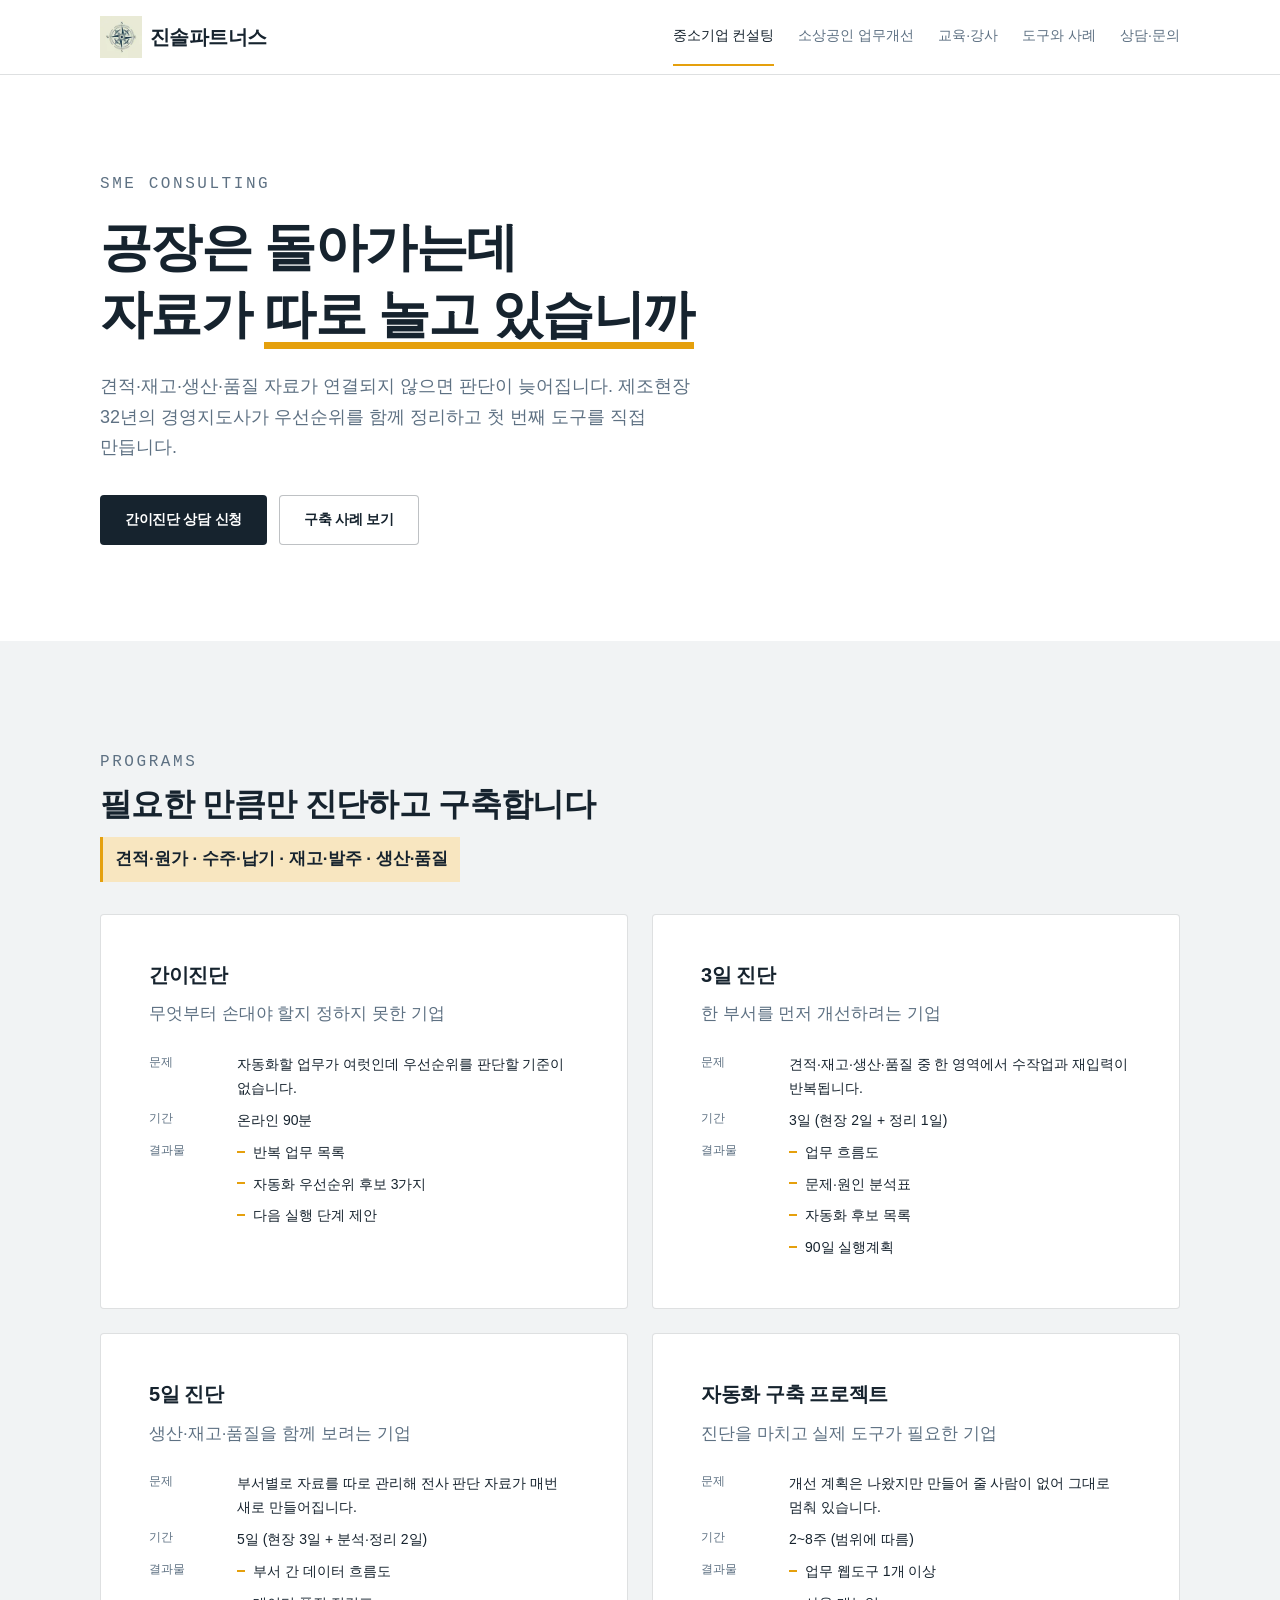
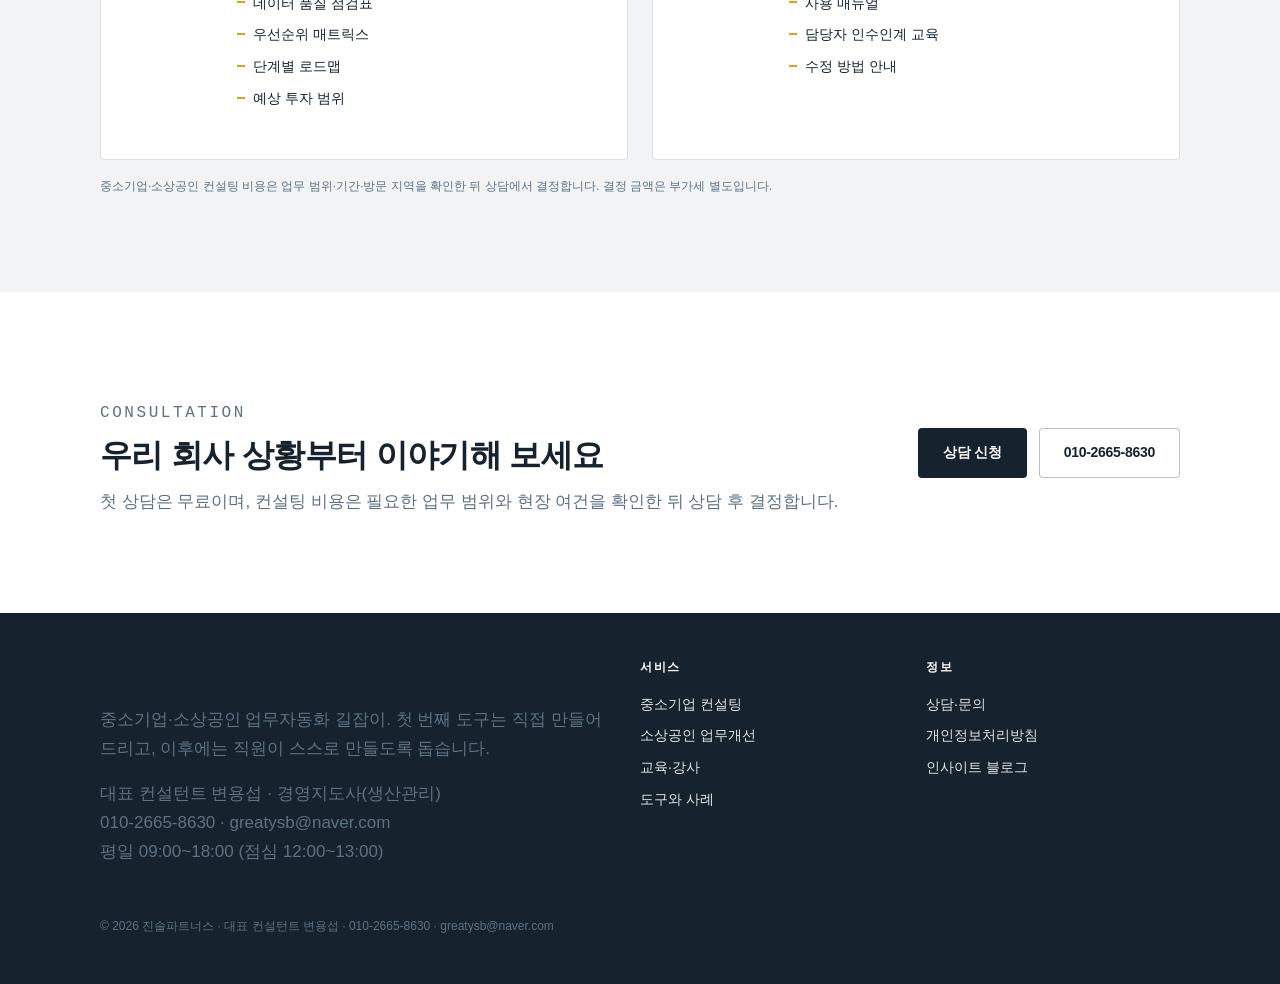
<file: consulting/index.html>
<!DOCTYPE html>
<html lang="ko">
<head>
<meta charset="UTF-8">
<meta name="viewport" content="width=device-width, initial-scale=1">
<title>중소기업 AI·AX 컨설팅·구축 | 진솔파트너스</title>
<meta name="description" content="견적·재고·생산·품질의 AI·AX 자동화 진단과 구축. 제조현장 32년 경영지도사가 작동하는 도구를 남깁니다.">
<link rel="canonical" href="https://jinsolpartners.com/consulting/">
<meta property="og:type" content="website">
<meta property="og:title" content="중소기업 AX 컨설팅 | 진솔파트너스">
<meta property="og:description" content="보고서가 아니라 작동하는 도구를 남깁니다.">
<meta property="og:url" content="https://jinsolpartners.com/consulting/">
<meta property="og:image" content="https://jinsolpartners.com/assets/images/og-default.png">
<meta property="og:site_name" content="진솔파트너스 TrueNorth Solution">
<link rel="icon" href="/favicon.svg" type="image/svg+xml">
<link rel="apple-touch-icon" href="/apple-touch-icon.png">
<link rel="stylesheet" href="/assets/css/tokens.css?v=65aa0332">
<link rel="stylesheet" href="/assets/css/base.css?v=6e68f2ec">
<link rel="stylesheet" href="/assets/css/components.css?v=6dbdd5f9">
<link rel="stylesheet" href="/assets/css/pages/details.css?v=7a24e38a">
<script type="application/ld+json">
{
  "@context": "https://schema.org",
  "@graph": [
    {
      "@type": "Service",
      "name": "중소기업 AI·AX 업무자동화 컨설팅",
      "serviceType": "경영컨설팅",
      "description": "견적·재고·생산·품질 업무의 자동화 진단과 구축. 제조현장 32년 경영지도사가 작동하는 도구를 남깁니다.",
      "url": "https://jinsolpartners.com/consulting/",
      "provider": {
        "@id": "https://jinsolpartners.com/#organization"
      },
      "areaServed": {
        "@type": "Country",
        "name": "대한민국"
      }
    },
    {
      "@type": "BreadcrumbList",
      "itemListElement": [
        {
          "@type": "ListItem",
          "position": 1,
          "name": "홈",
          "item": "https://jinsolpartners.com/"
        },
        {
          "@type": "ListItem",
          "position": 2,
          "name": "중소기업 컨설팅",
          "item": "https://jinsolpartners.com/consulting/"
        }
      ]
    }
  ]
}
</script>
</head>
<body>
<a class="skip" href="#main">본문으로 건너뛰기</a>

<header class="site-header">
  <div class="wrap">
    <a class="site-header__brand" href="/" aria-label="진솔파트너스 홈"><img class="site-header__compass" src="/assets/images/compass-brand.webp" width="96" height="96" alt=""><span class="site-header__name">진솔파트너스</span></a>
    <nav class="nav" aria-label="주요 메뉴"><ul>
      <li><a href="/consulting/" aria-current="page">중소기업 컨설팅</a></li>
      <li><a href="/small-business/">소상공인 업무개선</a></li>
      <li><a href="/education/">교육·강사</a></li>
      <li><a href="/tools/">도구와 사례</a></li>
      <li><a href="/contact/">상담·문의</a></li>
    </ul></nav>
    <button class="nav-toggle" type="button" aria-expanded="false" aria-controls="nav-drawer"><span class="sr">메뉴 열기</span><svg viewBox="0 0 24 24" fill="none" stroke="currentColor" stroke-width="2" aria-hidden="true"><path d="M4 7h16M4 12h16M4 17h16"/></svg></button>
  </div>
  <div class="nav-drawer" id="nav-drawer">
    <a href="/consulting/">중소기업 컨설팅</a>
    <a href="/small-business/">소상공인 업무개선</a>
    <a href="/education/">교육·강사</a>
    <a href="/tools/">도구와 사례</a>
    <a href="/contact/">상담·문의</a>
  </div>
</header>

<main id="main">
  <section class="section detail-hero">
    <div class="wrap">
      <p class="sec-head__eyebrow">SME Consulting</p>
      <h1>공장은 돌아가는데<br>자료가 <span class="hl">따로 놀고 있습니까</span></h1>
      <p class="lead">견적·재고·생산·품질 자료가 연결되지 않으면 판단이 늦어집니다. 제조현장 32년의 경영지도사가 우선순위를 함께 정리하고 첫 번째 도구를 직접 만듭니다.</p>
      <div class="btn-row">
        <a class="btn btn--primary" href="/contact/#consulting">간이진단 상담 신청</a>
        <a class="btn btn--secondary" href="/tools/">구축 사례 보기</a>
      </div>
    </div>
  </section>

  <section class="section section--paper" id="programs">
    <div class="wrap">
      <div class="sec-head">
        <p class="sec-head__eyebrow">Programs</p>
        <h2>필요한 만큼만 진단하고 구축합니다</h2>
        <p class="scope-line">견적·원가 · 수주·납기 · 재고·발주 · 생산·품질</p>
      </div>
      <div data-render="services" data-track="consulting" data-layout="summary" data-label="컨설팅 상품"><p class="lead">컨설팅 상품을 불러오는 중입니다.</p></div>
    </div>
  </section>

  <section class="section">
    <div class="wrap compact-cta">
      <div>
        <p class="sec-head__eyebrow">Consultation</p>
        <h2>우리 회사 상황부터 이야기해 보세요</h2>
        <p>첫 상담은 무료이며, 컨설팅 비용은 필요한 업무 범위와 현장 여건을 확인한 뒤 상담 후 결정합니다.</p>
      </div>
      <div class="btn-row">
        <a class="btn btn--primary" href="/contact/#consulting">상담 신청</a>
        <a class="btn btn--secondary" href="tel:01026658630">010-2665-8630</a>
      </div>
    </div>
  </section>
</main>

<footer class="site-footer">
  <div class="wrap">
    <div class="site-footer__cols">
      <div class="stack">
        <strong>진솔파트너스</strong>
        <p>중소기업·소상공인 업무자동화 길잡이. 첫 번째 도구는 직접 만들어 드리고, 이후에는 직원이 스스로 만들도록 돕습니다.</p>
        <p>대표 컨설턴트 변용섭 · 경영지도사(생산관리)<br>010-2665-8630 · greatysb@naver.com<br>평일 09:00~18:00 (점심 12:00~13:00)</p>
      </div>
      <div><h3>서비스</h3><ul>
        <li><a href="/consulting/">중소기업 컨설팅</a></li>
        <li><a href="/small-business/">소상공인 업무개선</a></li>
        <li><a href="/education/">교육·강사</a></li>
        <li><a href="/tools/">도구와 사례</a></li>
      </ul></div>
      <div><h3>정보</h3><ul>
        <li><a href="/contact/">상담·문의</a></li>
        <li><a href="/privacy/">개인정보처리방침</a></li>
        <li><a href="https://truenorth-solution.tistory.com/" target="_blank" rel="noopener">인사이트 블로그</a></li>
      </ul></div>
    </div>
    <p class="site-footer__bottom">&copy; 2026 진솔파트너스 · 대표 컨설턴트 변용섭 · 010-2665-8630 · greatysb@naver.com</p>
  </div>
</footer>

<div class="consult-bar no-print">
  <a href="tel:01026658630"><svg viewBox="0 0 24 24" fill="none" stroke="currentColor" stroke-width="2" aria-hidden="true"><path d="M5 4h4l2 5-2.5 1.5a11 11 0 005 5L15 13l5 2v4a1 1 0 01-1 1A16 16 0 013 5a1 1 0 011-1z"/></svg>전화 상담</a>
  <a href="/contact/#consulting"><svg viewBox="0 0 24 24" fill="none" stroke="currentColor" stroke-width="2" aria-hidden="true"><path d="M21 12a8 8 0 01-8 8H7l-4 3V12a8 8 0 018-8h2a8 8 0 018 8z"/></svg>진단 신청</a>
</div>

<script src="/assets/js/nav.js?v=e3f0d194" defer></script>
<script src="/assets/js/data.js?v=eb44708e" defer></script>
</body>
</html>
</file>
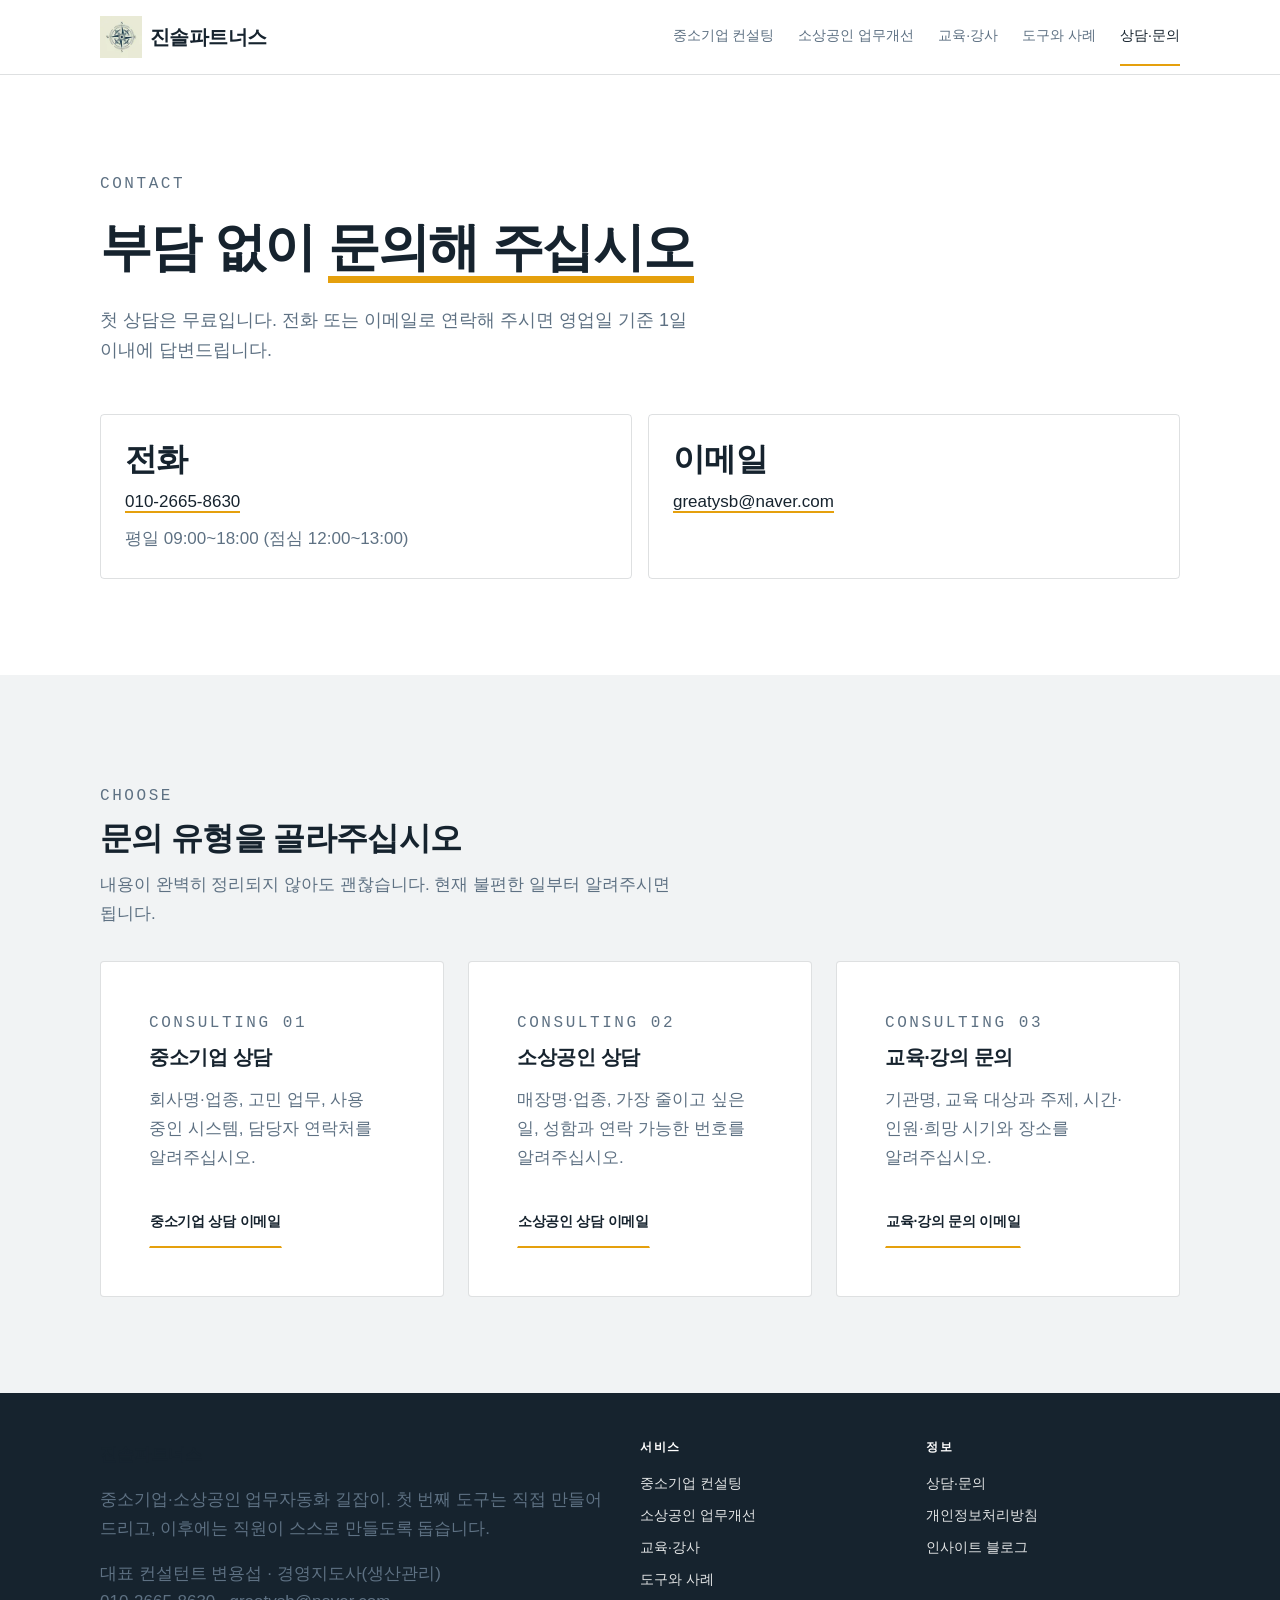
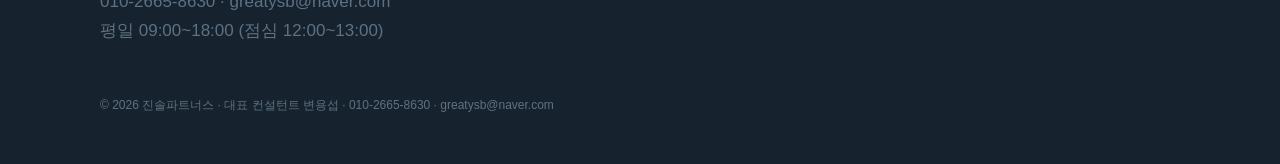
<file: contact/index.html>
<!DOCTYPE html>
<html lang="ko">
<head>
<meta charset="UTF-8">
<meta name="viewport" content="width=device-width, initial-scale=1">
<title>상담·문의 | 진솔파트너스</title>
<meta name="description" content="중소기업 상담, 소상공인 상담, 교육·강의 문의를 전화와 이메일로 받습니다. 첫 상담은 무료이며 영업일 기준 1일 이내에 답변드립니다.">
<link rel="canonical" href="https://jinsolpartners.com/contact/">
<meta property="og:type" content="website">
<meta property="og:title" content="상담·문의 | 진솔파트너스">
<meta property="og:description" content="무엇부터 자동화해야 할지 모르셔도 괜찮습니다. 부담 없이 문의해 주십시오.">
<meta property="og:url" content="https://jinsolpartners.com/contact/">
<meta property="og:image" content="https://jinsolpartners.com/assets/images/og-default.png">
<meta property="og:site_name" content="진솔파트너스 TrueNorth Solution">
<link rel="icon" href="/favicon.svg" type="image/svg+xml">
<link rel="apple-touch-icon" href="/apple-touch-icon.png">
<link rel="stylesheet" href="/assets/css/tokens.css?v=65aa0332">
<link rel="stylesheet" href="/assets/css/base.css?v=6e68f2ec">
<link rel="stylesheet" href="/assets/css/components.css?v=6dbdd5f9">
<link rel="stylesheet" href="/assets/css/pages/details.css?v=7a24e38a">
<script type="application/ld+json">
{
  "@context": "https://schema.org",
  "@graph": [
    {
      "@type": "ContactPage",
      "name": "상담·문의",
      "url": "https://jinsolpartners.com/contact/",
      "about": {
        "@id": "https://jinsolpartners.com/#organization"
      }
    },
    {
      "@type": "BreadcrumbList",
      "itemListElement": [
        {
          "@type": "ListItem",
          "position": 1,
          "name": "홈",
          "item": "https://jinsolpartners.com/"
        },
        {
          "@type": "ListItem",
          "position": 2,
          "name": "상담·문의",
          "item": "https://jinsolpartners.com/contact/"
        }
      ]
    }
  ]
}
</script>
</head>
<body>
<a class="skip" href="#main">본문으로 건너뛰기</a>

<header class="site-header">
  <div class="wrap">
    <a class="site-header__brand" href="/" aria-label="진솔파트너스 홈">
      <img class="site-header__compass" src="/assets/images/compass-brand.webp" width="96" height="96" alt="">
      <span class="site-header__name">진솔파트너스</span>
    </a>
    <nav class="nav" aria-label="주요 메뉴">
      <ul>
        <li><a href="/consulting/">중소기업 컨설팅</a></li>
        <li><a href="/small-business/">소상공인 업무개선</a></li>
        <li><a href="/education/">교육·강사</a></li>
        <li><a href="/tools/">도구와 사례</a></li>
        <li><a href="/contact/" aria-current="page">상담·문의</a></li>
      </ul>
    </nav>
    <button class="nav-toggle" type="button" aria-expanded="false" aria-controls="nav-drawer">
      <span class="sr">메뉴 열기</span>
      <svg viewBox="0 0 24 24" fill="none" stroke="currentColor" stroke-width="2" aria-hidden="true"><path d="M4 7h16M4 12h16M4 17h16"/></svg>
    </button>
  </div>
  <div class="nav-drawer" id="nav-drawer">
    <a href="/consulting/">중소기업 컨설팅</a>
    <a href="/small-business/">소상공인 업무개선</a>
    <a href="/education/">교육·강사</a>
    <a href="/tools/">도구와 사례</a>
    <a href="/contact/">상담·문의</a>
  </div>
</header>

<main id="main">
  <section class="section detail-hero">
    <div class="wrap">
      <p class="sec-head__eyebrow">Contact</p>
      <h1>부담 없이 <span class="hl">문의해 주십시오</span></h1>
      <p class="lead">첫 상담은 무료입니다. 전화 또는 이메일로 연락해 주시면 영업일 기준 1일 이내에 답변드립니다.</p>
      <div class="contact-methods">
        <article>
          <h2>전화</h2>
          <p><a class="btn--text" href="tel:01026658630">010-2665-8630</a></p>
          <p>평일 09:00~18:00 (점심 12:00~13:00)</p>
        </article>
        <article>
          <h2>이메일</h2>
          <p><a class="btn--text" href="mailto:greatysb@naver.com">greatysb@naver.com</a></p>
        </article>
      </div>
    </div>
  </section>

  <section class="section section--paper">
    <div class="wrap">
      <div class="sec-head">
        <p class="sec-head__eyebrow">Choose</p>
        <h2>문의 유형을 골라주십시오</h2>
        <p>내용이 완벽히 정리되지 않아도 괜찮습니다. 현재 불편한 일부터 알려주시면 됩니다.</p>
      </div>
      <div class="contact-type-grid">
        <article class="contact-type" id="consulting">
          <p class="sec-head__eyebrow">Consulting 01</p>
          <h3>중소기업 상담</h3>
          <p>회사명·업종, 고민 업무, 사용 중인 시스템, 담당자 연락처를 알려주십시오.</p>
          <a class="btn btn--text" href="mailto:greatysb@naver.com?subject=%5B%EC%A7%84%EC%86%94%ED%8C%8C%ED%8A%B8%EB%84%88%EC%8A%A4%5D%20%EC%A4%91%EC%86%8C%EA%B8%B0%EC%97%85%20%EC%83%81%EB%8B%B4">중소기업 상담 이메일</a>
        </article>
        <article class="contact-type" id="small-business">
          <p class="sec-head__eyebrow">Consulting 02</p>
          <h3>소상공인 상담</h3>
          <p>매장명·업종, 가장 줄이고 싶은 일, 성함과 연락 가능한 번호를 알려주십시오.</p>
          <a class="btn btn--text" href="mailto:greatysb@naver.com?subject=%5B%EC%A7%84%EC%86%94%ED%8C%8C%ED%8A%B8%EB%84%88%EC%8A%A4%5D%20%EC%86%8C%EC%83%81%EA%B3%B5%EC%9D%B8%20%EC%83%81%EB%8B%B4">소상공인 상담 이메일</a>
        </article>
        <article class="contact-type" id="education">
          <p class="sec-head__eyebrow">Consulting 03</p>
          <h3>교육·강의 문의</h3>
          <p>기관명, 교육 대상과 주제, 시간·인원·희망 시기와 장소를 알려주십시오.</p>
          <a class="btn btn--text" href="mailto:greatysb@naver.com?subject=%5B%EC%A7%84%EC%86%94%ED%8C%8C%ED%8A%B8%EB%84%88%EC%8A%A4%5D%20%EA%B5%90%EC%9C%A1%C2%B7%EA%B0%95%EC%9D%98%20%EB%AC%B8%EC%9D%98">교육·강의 문의 이메일</a>
        </article>
      </div>
    </div>
  </section>
</main>

<footer class="site-footer">
  <div class="wrap">
    <div class="site-footer__cols">
      <div class="stack">
        <strong>진솔파트너스</strong>
        <p>중소기업·소상공인 업무자동화 길잡이. 첫 번째 도구는 직접 만들어 드리고, 이후에는 직원이 스스로 만들도록 돕습니다.</p>
        <p>대표 컨설턴트 변용섭 · 경영지도사(생산관리)<br>010-2665-8630 · greatysb@naver.com<br>평일 09:00~18:00 (점심 12:00~13:00)</p>
      </div>
      <div>
        <h3>서비스</h3>
        <ul>
          <li><a href="/consulting/">중소기업 컨설팅</a></li>
          <li><a href="/small-business/">소상공인 업무개선</a></li>
          <li><a href="/education/">교육·강사</a></li>
          <li><a href="/tools/">도구와 사례</a></li>
        </ul>
      </div>
      <div>
        <h3>정보</h3>
        <ul>
          <li><a href="/contact/">상담·문의</a></li>
          <li><a href="/privacy/">개인정보처리방침</a></li>
          <li><a href="https://truenorth-solution.tistory.com/" target="_blank" rel="noopener">인사이트 블로그</a></li>
        </ul>
      </div>
    </div>
    <p class="site-footer__bottom">&copy; 2026 진솔파트너스 · 대표 컨설턴트 변용섭 · 010-2665-8630 · greatysb@naver.com</p>
  </div>
</footer>

<div class="consult-bar no-print">
  <a href="tel:01026658630"><svg viewBox="0 0 24 24" fill="none" stroke="currentColor" stroke-width="2" aria-hidden="true"><path d="M5 4h4l2 5-2.5 1.5a11 11 0 005 5L15 13l5 2v4a1 1 0 01-1 1A16 16 0 013 5a1 1 0 011-1z"/></svg>전화 상담</a>
  <a href="mailto:greatysb@naver.com"><svg viewBox="0 0 24 24" fill="none" stroke="currentColor" stroke-width="2" aria-hidden="true"><path d="M3 5h18v14H3zM3 6l9 7 9-7"/></svg>이메일 문의</a>
</div>

<script src="/assets/js/nav.js?v=e3f0d194" defer></script>
</body>
</html>
</file>
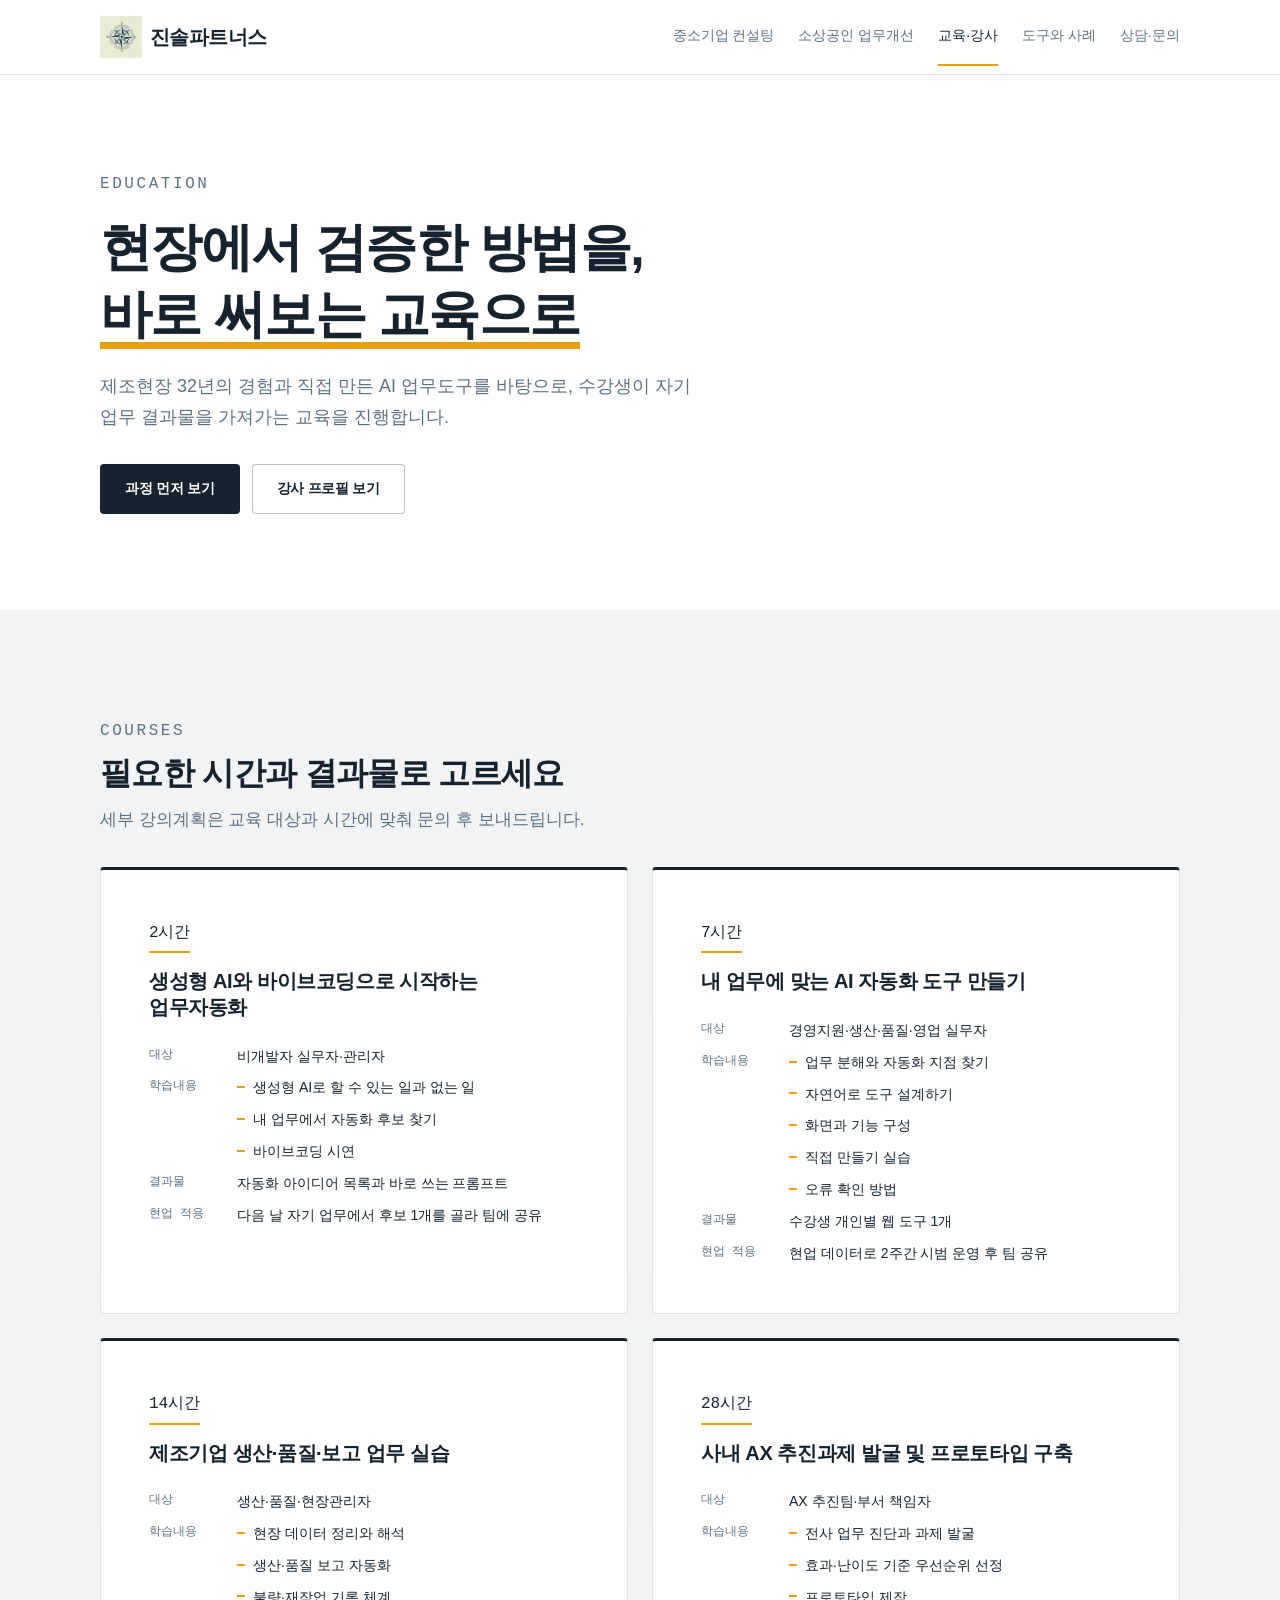
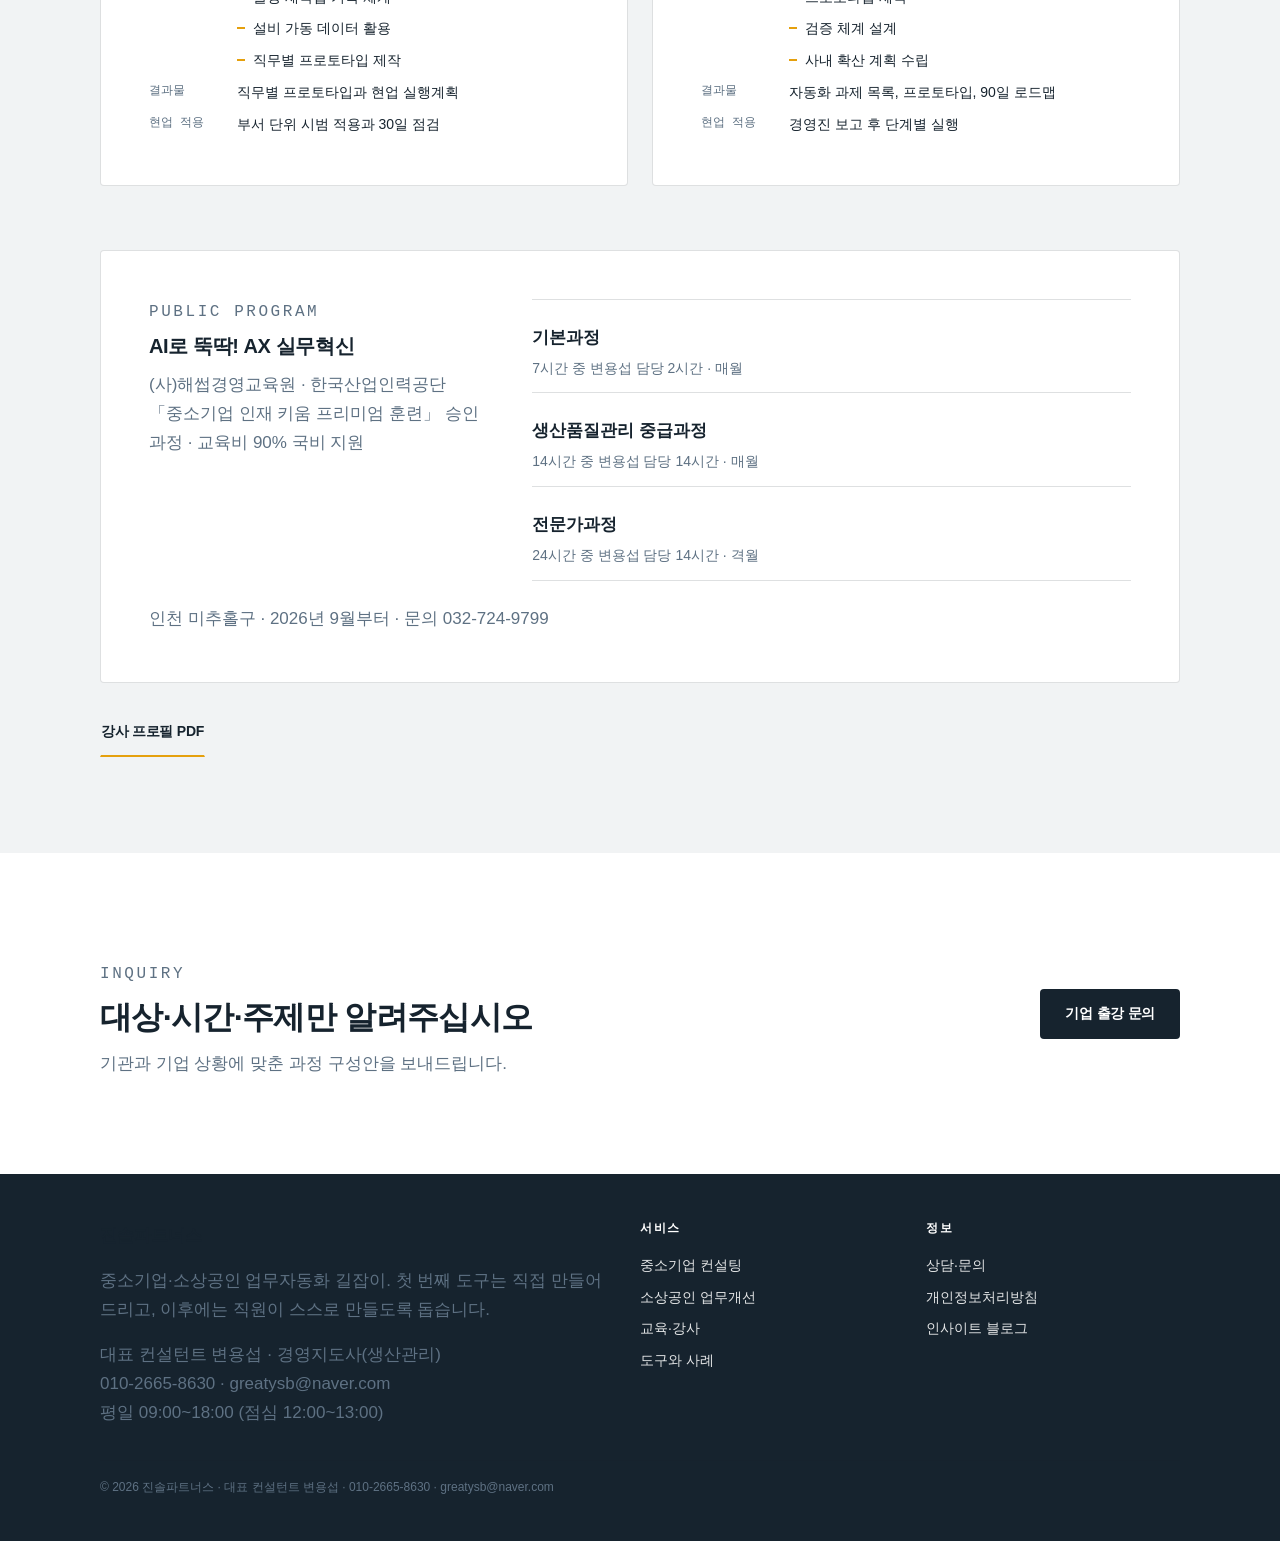
<file: education/index.html>
<!DOCTYPE html>
<html lang="ko">
<head>
<meta charset="UTF-8">
<meta name="viewport" content="width=device-width, initial-scale=1">
<title>중소기업 AI·AX 교육·기업 출강 | 진솔파트너스</title>
<meta name="description" content="제조현장 32년 경험의 실무형 AI·AX 교육. 2·7·14·28시간 과정과 기업 출강을 안내합니다.">
<link rel="canonical" href="https://jinsolpartners.com/education/">
<meta property="og:type" content="website">
<meta property="og:title" content="AI·AX 교육과 강사 프로필 | 진솔파트너스">
<meta property="og:description" content="현장에서 검증한 방법을 바로 써보는 교육으로 전합니다.">
<meta property="og:url" content="https://jinsolpartners.com/education/">
<meta property="og:image" content="https://jinsolpartners.com/assets/images/og-default.png">
<meta property="og:site_name" content="진솔파트너스 TrueNorth Solution">
<link rel="icon" href="/favicon.svg" type="image/svg+xml">
<link rel="apple-touch-icon" href="/apple-touch-icon.png">
<link rel="stylesheet" href="/assets/css/tokens.css?v=65aa0332">
<link rel="stylesheet" href="/assets/css/base.css?v=6e68f2ec">
<link rel="stylesheet" href="/assets/css/components.css?v=6dbdd5f9">
<link rel="stylesheet" href="/assets/css/pages/details.css?v=7a24e38a">
<script type="application/ld+json">
{
  "@context": "https://schema.org",
  "@graph": [
    {
      "@type": "Service",
      "name": "중소기업 AI·AX 실무교육·기업 출강",
      "serviceType": "기업교육",
      "description": "제조현장 32년 경험의 실무형 AI·AX 교육. 2·7·14·28시간 과정과 기업 출강을 제공합니다.",
      "url": "https://jinsolpartners.com/education/",
      "provider": {
        "@id": "https://jinsolpartners.com/#organization"
      },
      "areaServed": {
        "@type": "Country",
        "name": "대한민국"
      }
    },
    {
      "@type": "BreadcrumbList",
      "itemListElement": [
        {
          "@type": "ListItem",
          "position": 1,
          "name": "홈",
          "item": "https://jinsolpartners.com/"
        },
        {
          "@type": "ListItem",
          "position": 2,
          "name": "교육·강사",
          "item": "https://jinsolpartners.com/education/"
        }
      ]
    }
  ]
}
</script>
</head>
<body>
<a class="skip" href="#main">본문으로 건너뛰기</a>

<header class="site-header">
  <div class="wrap">
    <a class="site-header__brand" href="/" aria-label="진솔파트너스 홈">
      <img class="site-header__compass" src="/assets/images/compass-brand.webp" width="96" height="96" alt="">
      <span class="site-header__name">진솔파트너스</span>
    </a>
    <nav class="nav" aria-label="주요 메뉴">
      <ul>
        <li><a href="/consulting/">중소기업 컨설팅</a></li>
        <li><a href="/small-business/">소상공인 업무개선</a></li>
        <li><a href="/education/" aria-current="page">교육·강사</a></li>
        <li><a href="/tools/">도구와 사례</a></li>
        <li><a href="/contact/">상담·문의</a></li>
      </ul>
    </nav>
    <button class="nav-toggle" type="button" aria-expanded="false" aria-controls="nav-drawer">
      <span class="sr">메뉴 열기</span>
      <svg viewBox="0 0 24 24" fill="none" stroke="currentColor" stroke-width="2" aria-hidden="true"><path d="M4 7h16M4 12h16M4 17h16"/></svg>
    </button>
  </div>
  <div class="nav-drawer" id="nav-drawer">
    <a href="/consulting/">중소기업 컨설팅</a>
    <a href="/small-business/">소상공인 업무개선</a>
    <a href="/education/">교육·강사</a>
    <a href="/tools/">도구와 사례</a>
    <a href="/contact/">상담·문의</a>
  </div>
</header>

<main id="main">
  <section class="section detail-hero">
    <div class="wrap">
      <p class="sec-head__eyebrow">Education</p>
      <h1>현장에서 검증한 방법을,<br><span class="hl">바로 써보는 교육으로</span></h1>
      <p class="lead">제조현장 32년의 경험과 직접 만든 AI 업무도구를 바탕으로, 수강생이 자기 업무 결과물을 가져가는 교육을 진행합니다.</p>
      <div class="btn-row">
        <a class="btn btn--primary" href="#courses">과정 먼저 보기</a>
        <a class="btn btn--secondary" href="/education/profile/">강사 프로필 보기</a>
      </div>
    </div>
  </section>

  <section class="section section--paper" id="courses">
    <div class="wrap">
      <div class="sec-head">
        <p class="sec-head__eyebrow">Courses</p>
        <h2>필요한 시간과 결과물로 고르세요</h2>
        <p>세부 강의계획은 교육 대상과 시간에 맞춰 문의 후 보내드립니다.</p>
      </div>
      <div data-render="courses" data-layout="summary" data-label="교육과정">
        <p class="lead">교육과정을 불러오는 중입니다.</p>
      </div>
      <div class="partner-block">
        <div data-render="partner" data-layout="summary" data-label="정규 과정">
          <p class="lead">정규 과정을 불러오는 중입니다.</p>
        </div>
      </div>
      <p class="resource-link"><a class="btn btn--text" href="/education/profile/?pdf=1">강사 프로필 PDF</a></p>
    </div>
  </section>

  <section class="section education-cta">
    <div class="wrap compact-cta">
      <div>
        <p class="sec-head__eyebrow">Inquiry</p>
        <h2>대상·시간·주제만 알려주십시오</h2>
        <p>기관과 기업 상황에 맞춘 과정 구성안을 보내드립니다.</p>
      </div>
      <a class="btn btn--primary" href="/contact/#education">기업 출강 문의</a>
    </div>
  </section>
</main>

<footer class="site-footer">
  <div class="wrap">
    <div class="site-footer__cols">
      <div class="stack">
        <strong>진솔파트너스</strong>
        <p>중소기업·소상공인 업무자동화 길잡이. 첫 번째 도구는 직접 만들어 드리고, 이후에는 직원이 스스로 만들도록 돕습니다.</p>
        <p>대표 컨설턴트 변용섭 · 경영지도사(생산관리)<br>010-2665-8630 · greatysb@naver.com<br>평일 09:00~18:00 (점심 12:00~13:00)</p>
      </div>
      <div>
        <h3>서비스</h3>
        <ul>
          <li><a href="/consulting/">중소기업 컨설팅</a></li>
          <li><a href="/small-business/">소상공인 업무개선</a></li>
          <li><a href="/education/">교육·강사</a></li>
          <li><a href="/tools/">도구와 사례</a></li>
        </ul>
      </div>
      <div>
        <h3>정보</h3>
        <ul>
          <li><a href="/contact/">상담·문의</a></li>
          <li><a href="/privacy/">개인정보처리방침</a></li>
          <li><a href="https://truenorth-solution.tistory.com/" target="_blank" rel="noopener">인사이트 블로그</a></li>
        </ul>
      </div>
    </div>
    <p class="site-footer__bottom">&copy; 2026 진솔파트너스 · 대표 컨설턴트 변용섭 · 010-2665-8630 · greatysb@naver.com</p>
  </div>
</footer>

<div class="consult-bar no-print">
  <a href="tel:01026658630"><svg viewBox="0 0 24 24" fill="none" stroke="currentColor" stroke-width="2" aria-hidden="true"><path d="M5 4h4l2 5-2.5 1.5a11 11 0 005 5L15 13l5 2v4a1 1 0 01-1 1A16 16 0 013 5a1 1 0 011-1z"/></svg>전화 상담</a>
  <a href="/contact/#education"><svg viewBox="0 0 24 24" fill="none" stroke="currentColor" stroke-width="2" aria-hidden="true"><path d="M21 12a8 8 0 01-8 8H7l-4 3V12a8 8 0 018-8h2a8 8 0 018 8z"/></svg>강의 문의</a>
</div>

<script src="/assets/js/nav.js?v=e3f0d194" defer></script>
<script src="/assets/js/data.js?v=eb44708e" defer></script>
</body>
</html>
</file>
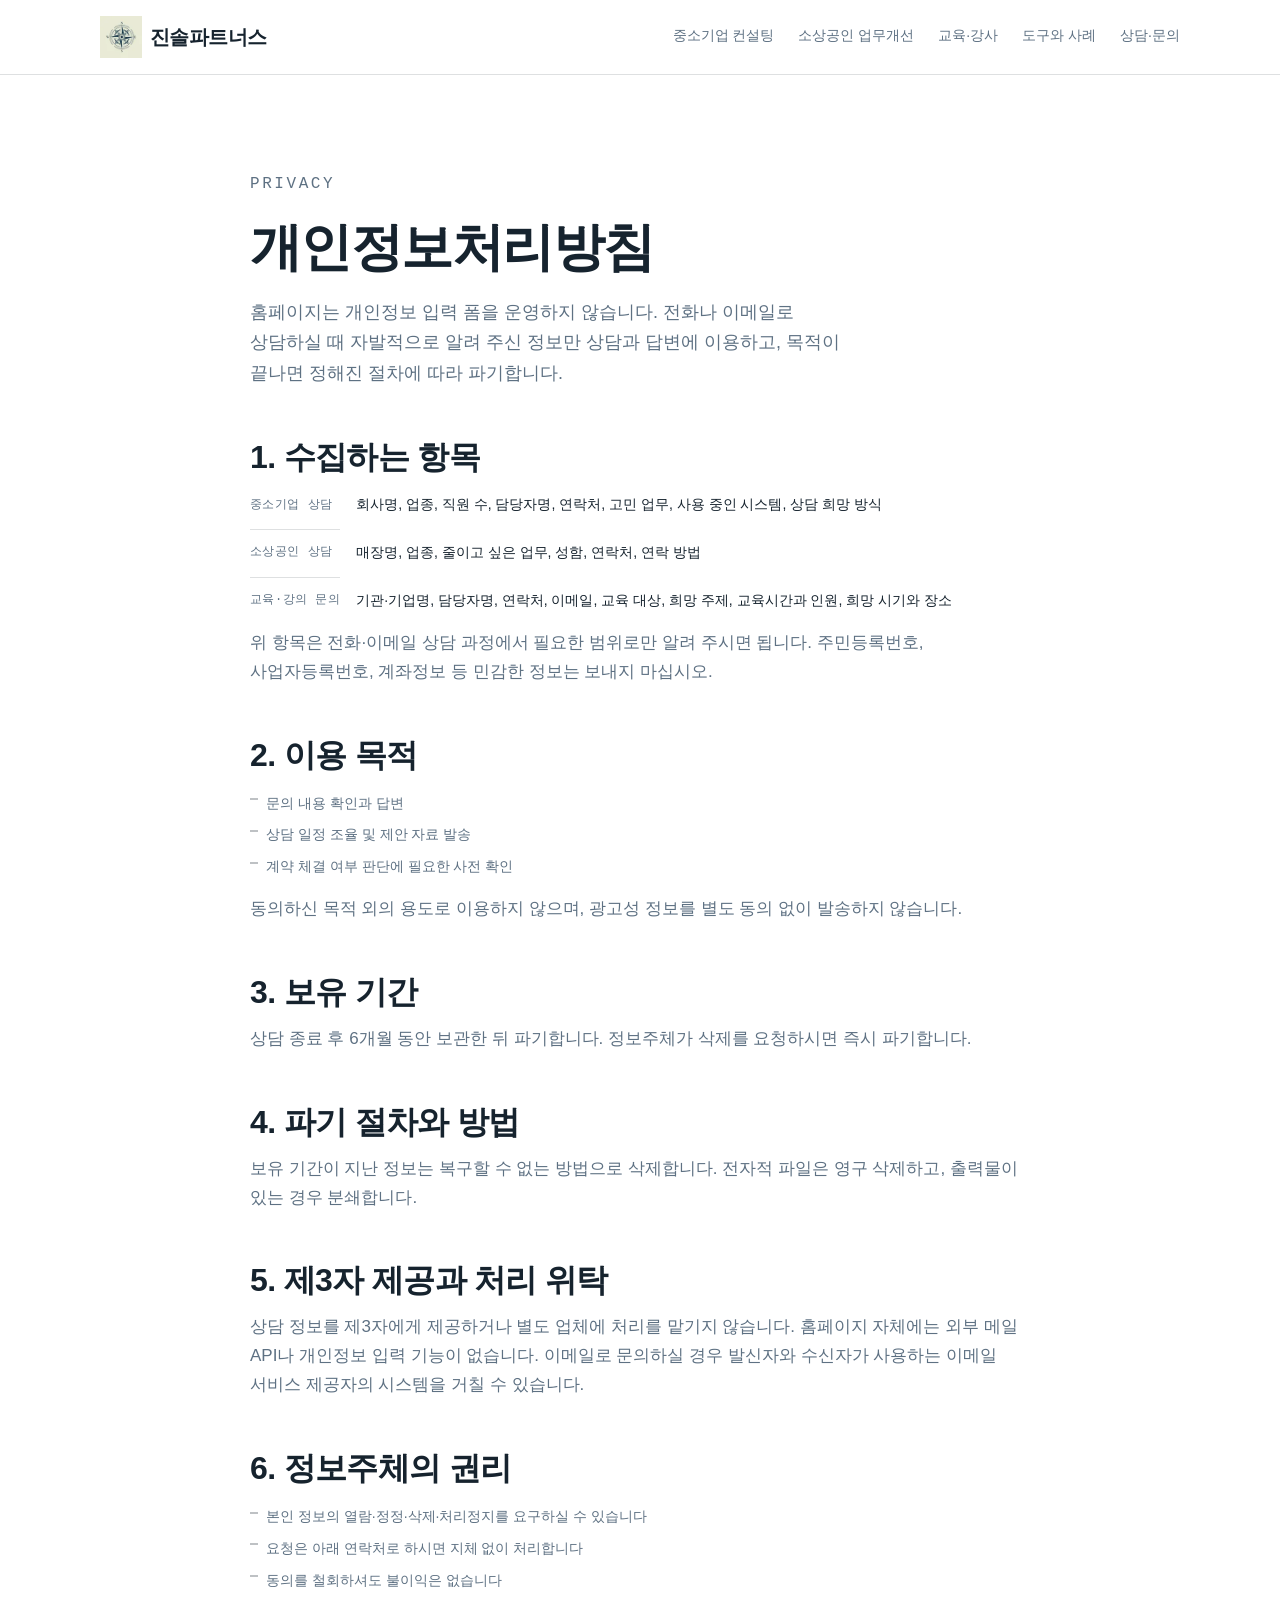
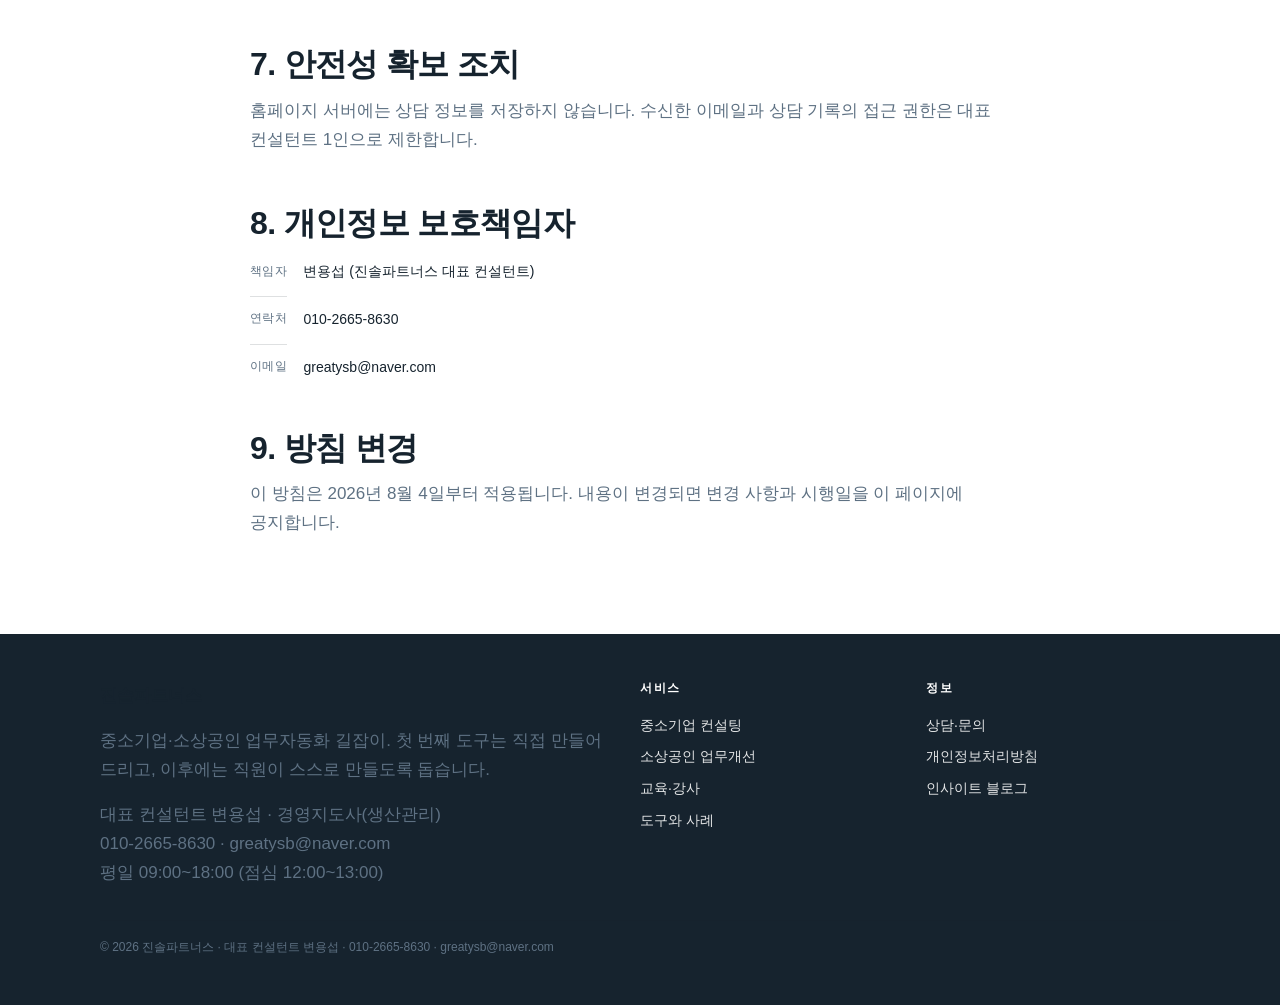
<file: privacy/index.html>
<!DOCTYPE html>
<html lang="ko">
<head>
<meta charset="UTF-8">
<meta name="viewport" content="width=device-width, initial-scale=1">
<title>개인정보처리방침 | 진솔파트너스</title>
<meta name="description" content="진솔파트너스가 전화·이메일 상담 과정에서 처리하는 개인정보의 항목, 이용 목적, 보유 기간, 파기 절차와 정보주체의 권리를 안내합니다.">
<link rel="canonical" href="https://jinsolpartners.com/privacy/">
<meta property="og:type" content="website">
<meta property="og:title" content="개인정보처리방침 | 진솔파트너스">
<meta property="og:description" content="진솔파트너스가 전화·이메일 상담 과정에서 처리하는 개인정보의 항목, 이용 목적, 보유 기간, 파기 절차와 정보주체의 권리를 안내합니다.">
<meta property="og:url" content="https://jinsolpartners.com/privacy/">
<meta property="og:image" content="https://jinsolpartners.com/assets/images/og-default.png">
<meta property="og:site_name" content="진솔파트너스 TrueNorth Solution">
<link rel="icon" href="/favicon.svg" type="image/svg+xml">
<link rel="apple-touch-icon" href="/apple-touch-icon.png">
<link rel="stylesheet" href="/assets/css/tokens.css?v=65aa0332">
<link rel="stylesheet" href="/assets/css/base.css?v=6e68f2ec">
<link rel="stylesheet" href="/assets/css/components.css?v=6dbdd5f9">

</head>
<body>
<a class="skip" href="#main">본문으로 건너뛰기</a>

<header class="site-header">
  <div class="wrap">
    <a class="site-header__brand" href="/" aria-label="진솔파트너스 홈"><img class="site-header__compass" src="/assets/images/compass-brand.webp" width="96" height="96" alt=""><span class="site-header__name">진솔파트너스</span></a>
    <nav class="nav" aria-label="주요 메뉴"><ul>
      <li><a href="/consulting/">중소기업 컨설팅</a></li>
      <li><a href="/small-business/">소상공인 업무개선</a></li>
      <li><a href="/education/">교육·강사</a></li>
      <li><a href="/tools/">도구와 사례</a></li>
      <li><a href="/contact/">상담·문의</a></li>
    </ul></nav>
    <button class="nav-toggle" type="button" aria-expanded="false" aria-controls="nav-drawer"><span class="sr">메뉴 열기</span><svg viewBox="0 0 24 24" fill="none" stroke="currentColor" stroke-width="2" aria-hidden="true"><path d="M4 7h16M4 12h16M4 17h16"/></svg></button>
  </div>
  <div class="nav-drawer" id="nav-drawer">
    <a href="/consulting/">중소기업 컨설팅</a>
    <a href="/small-business/">소상공인 업무개선</a>
    <a href="/education/">교육·강사</a>
    <a href="/tools/">도구와 사례</a>
    <a href="/contact/">상담·문의</a>
  </div>
</header>

<main id="main">
  <section class="section">
    <div class="wrap" style="max-width:820px">
      <p class="sec-head__eyebrow">Privacy</p>
      <h1 style="margin-top:var(--s4)">개인정보처리방침</h1>
      <p class="lead" style="margin-top:var(--s4)">홈페이지는 개인정보 입력 폼을 운영하지 않습니다. 전화나 이메일로 상담하실 때 자발적으로 알려 주신 정보만 상담과 답변에 이용하고, 목적이 끝나면 정해진 절차에 따라 파기합니다.</p>

      <h2 style="margin-top:var(--s7)">1. 수집하는 항목</h2>
      <dl class="std" style="margin-top:var(--s4)">
        <dt>중소기업 상담</dt><dd>회사명, 업종, 직원 수, 담당자명, 연락처, 고민 업무, 사용 중인 시스템, 상담 희망 방식</dd>
        <dt>소상공인 상담</dt><dd>매장명, 업종, 줄이고 싶은 업무, 성함, 연락처, 연락 방법</dd>
        <dt>교육·강의 문의</dt><dd>기관·기업명, 담당자명, 연락처, 이메일, 교육 대상, 희망 주제, 교육시간과 인원, 희망 시기와 장소</dd>
      </dl>
      <p style="margin-top:var(--s4)">위 항목은 전화·이메일 상담 과정에서 필요한 범위로만 알려 주시면 됩니다. 주민등록번호, 사업자등록번호, 계좌정보 등 민감한 정보는 보내지 마십시오.</p>

      <h2 style="margin-top:var(--s7)">2. 이용 목적</h2>
      <ul class="dash" style="margin-top:var(--s3)">
        <li>문의 내용 확인과 답변</li>
        <li>상담 일정 조율 및 제안 자료 발송</li>
        <li>계약 체결 여부 판단에 필요한 사전 확인</li>
      </ul>
      <p style="margin-top:var(--s3)">동의하신 목적 외의 용도로 이용하지 않으며, 광고성 정보를 별도 동의 없이 발송하지 않습니다.</p>

      <h2 style="margin-top:var(--s7)">3. 보유 기간</h2>
      <p style="margin-top:var(--s3)">상담 종료 후 6개월 동안 보관한 뒤 파기합니다. 정보주체가 삭제를 요청하시면 즉시 파기합니다.</p>

      <h2 style="margin-top:var(--s7)">4. 파기 절차와 방법</h2>
      <p style="margin-top:var(--s3)">보유 기간이 지난 정보는 복구할 수 없는 방법으로 삭제합니다. 전자적 파일은 영구 삭제하고, 출력물이 있는 경우 분쇄합니다.</p>

      <h2 style="margin-top:var(--s7)">5. 제3자 제공과 처리 위탁</h2>
      <p style="margin-top:var(--s3)">상담 정보를 제3자에게 제공하거나 별도 업체에 처리를 맡기지 않습니다. 홈페이지 자체에는 외부 메일 API나 개인정보 입력 기능이 없습니다. 이메일로 문의하실 경우 발신자와 수신자가 사용하는 이메일 서비스 제공자의 시스템을 거칠 수 있습니다.</p>

      <h2 style="margin-top:var(--s7)">6. 정보주체의 권리</h2>
      <ul class="dash" style="margin-top:var(--s3)">
        <li>본인 정보의 열람·정정·삭제·처리정지를 요구하실 수 있습니다</li>
        <li>요청은 아래 연락처로 하시면 지체 없이 처리합니다</li>
        <li>동의를 철회하셔도 불이익은 없습니다</li>
      </ul>

      <h2 style="margin-top:var(--s7)">7. 안전성 확보 조치</h2>
      <p style="margin-top:var(--s3)">홈페이지 서버에는 상담 정보를 저장하지 않습니다. 수신한 이메일과 상담 기록의 접근 권한은 대표 컨설턴트 1인으로 제한합니다.</p>

      <h2 style="margin-top:var(--s7)">8. 개인정보 보호책임자</h2>
      <dl class="std" style="margin-top:var(--s4)">
        <dt>책임자</dt><dd>변용섭 (진솔파트너스 대표 컨설턴트)</dd>
        <dt>연락처</dt><dd>010-2665-8630</dd>
        <dt>이메일</dt><dd>greatysb@naver.com</dd>
      </dl>

      <h2 style="margin-top:var(--s7)">9. 방침 변경</h2>
      <p style="margin-top:var(--s3)">이 방침은 2026년 8월 4일부터 적용됩니다. 내용이 변경되면 변경 사항과 시행일을 이 페이지에 공지합니다.</p>
    </div>
  </section>
</main>

<footer class="site-footer">
  <div class="wrap">
    <div class="site-footer__cols">
      <div class="stack">
        <strong>진솔파트너스</strong>
        <p>중소기업·소상공인 업무자동화 길잡이. 첫 번째 도구는 직접 만들어 드리고, 이후에는 직원이 스스로 만들도록 돕습니다.</p>
        <p>대표 컨설턴트 변용섭 · 경영지도사(생산관리)<br>010-2665-8630 · greatysb@naver.com<br>평일 09:00~18:00 (점심 12:00~13:00)</p>
      </div>
      <div><h3>서비스</h3><ul>
        <li><a href="/consulting/">중소기업 컨설팅</a></li>
        <li><a href="/small-business/">소상공인 업무개선</a></li>
        <li><a href="/education/">교육·강사</a></li>
        <li><a href="/tools/">도구와 사례</a></li>
      </ul></div>
      <div><h3>정보</h3><ul>
        <li><a href="/contact/">상담·문의</a></li>
        <li><a href="/privacy/">개인정보처리방침</a></li>
        <li><a href="https://truenorth-solution.tistory.com/" target="_blank" rel="noopener">인사이트 블로그</a></li>
      </ul></div>
    </div>
    <p class="site-footer__bottom">&copy; 2026 진솔파트너스 · 대표 컨설턴트 변용섭 · 010-2665-8630 · greatysb@naver.com</p>
  </div>
</footer>

<div class="consult-bar no-print">
  <a href="tel:01026658630"><svg viewBox="0 0 24 24" fill="none" stroke="currentColor" stroke-width="2" aria-hidden="true"><path d="M5 4h4l2 5-2.5 1.5a11 11 0 005 5L15 13l5 2v4a1 1 0 01-1 1A16 16 0 013 5a1 1 0 011-1z"/></svg>전화 상담</a>
  <a href="/contact/"><svg viewBox="0 0 24 24" fill="none" stroke="currentColor" stroke-width="2" aria-hidden="true"><path d="M21 12a8 8 0 01-8 8H7l-4 3V12a8 8 0 018-8h2a8 8 0 018 8z"/></svg>문의하기</a>
</div>

<script src="/assets/js/nav.js?v=e3f0d194" defer></script>

</body>
</html>
</file>
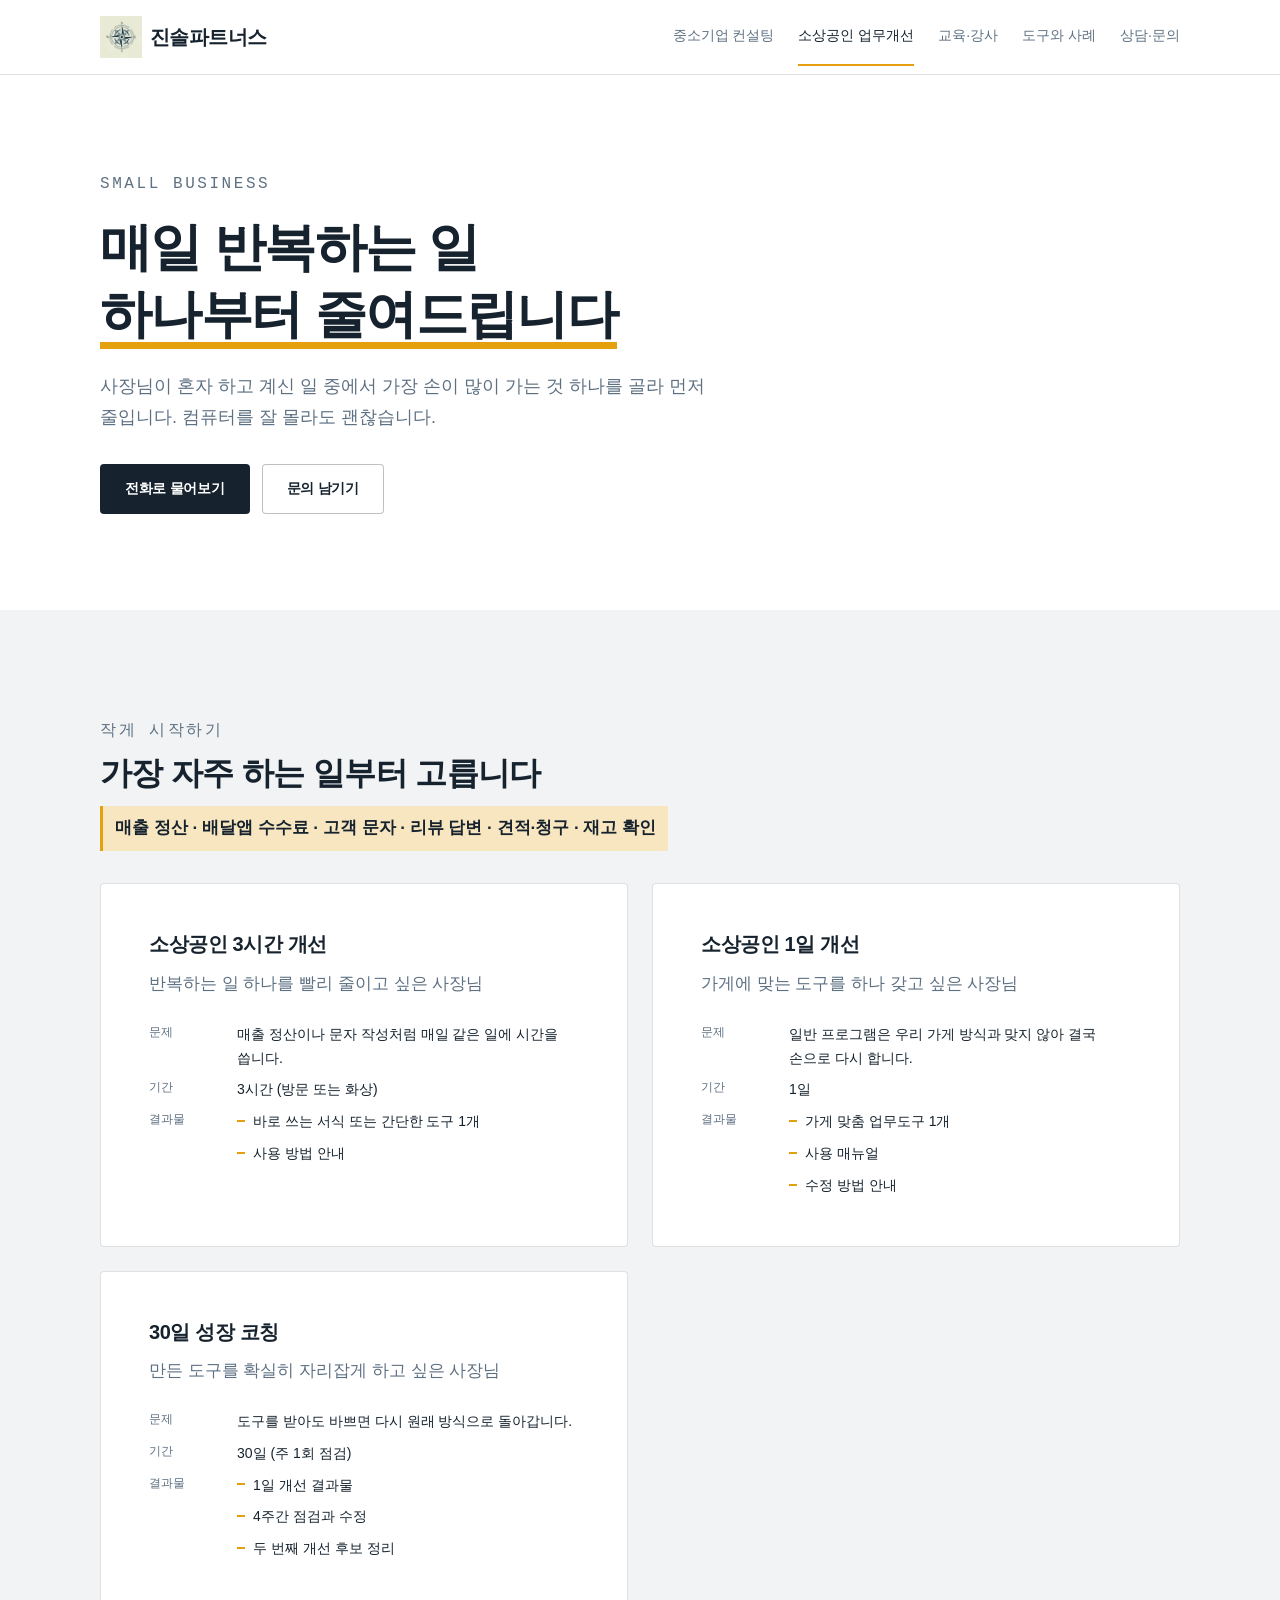
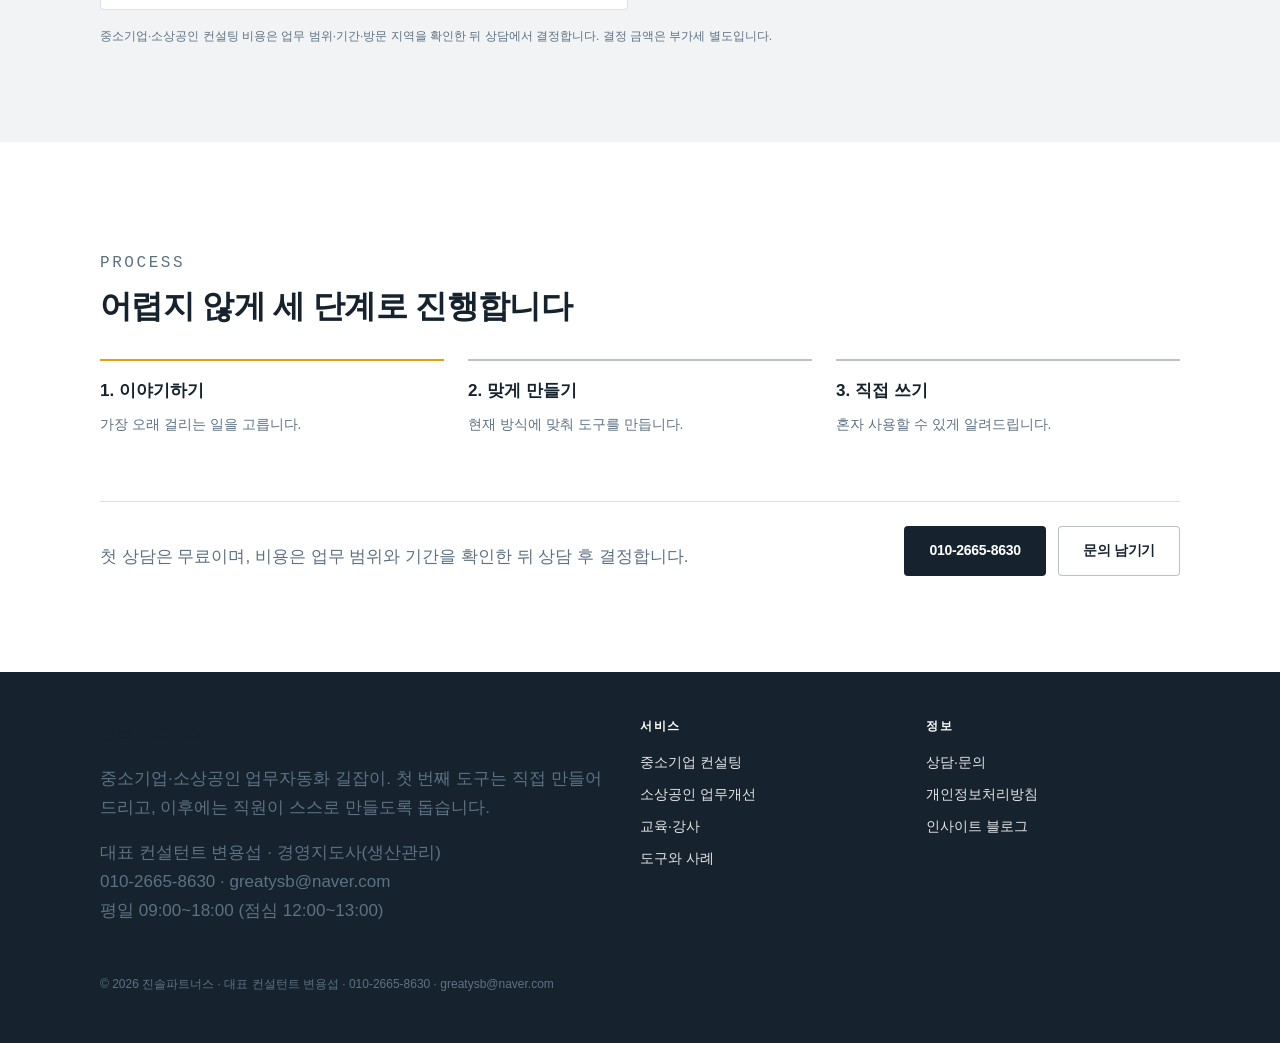
<file: small-business/index.html>
<!DOCTYPE html>
<html lang="ko">
<head>
<meta charset="UTF-8">
<meta name="viewport" content="width=device-width, initial-scale=1">
<title>소상공인 AI·AX 업무개선·자동화 | 진솔파트너스</title>
<meta name="description" content="소상공인을 위한 AI·AX 업무자동화. 매출 정산, 고객 문자, 리뷰 답변, 엑셀 정리부터 줄여드립니다.">
<link rel="canonical" href="https://jinsolpartners.com/small-business/">
<meta property="og:type" content="website">
<meta property="og:title" content="소상공인 업무개선 | 진솔파트너스">
<meta property="og:description" content="사장님의 시간을 돌려드립니다.">
<meta property="og:url" content="https://jinsolpartners.com/small-business/">
<meta property="og:image" content="https://jinsolpartners.com/assets/images/og-default.png">
<meta property="og:site_name" content="진솔파트너스 TrueNorth Solution">
<link rel="icon" href="/favicon.svg" type="image/svg+xml">
<link rel="apple-touch-icon" href="/apple-touch-icon.png">
<link rel="stylesheet" href="/assets/css/tokens.css?v=65aa0332">
<link rel="stylesheet" href="/assets/css/base.css?v=6e68f2ec">
<link rel="stylesheet" href="/assets/css/components.css?v=6dbdd5f9">
<link rel="stylesheet" href="/assets/css/pages/details.css?v=7a24e38a">
<script type="application/ld+json">
{
  "@context": "https://schema.org",
  "@graph": [
    {
      "@type": "Service",
      "name": "소상공인 업무개선·자동화",
      "serviceType": "소상공인 업무개선",
      "description": "매출 정산, 고객 문자, 리뷰 답변, 엑셀 정리 등 매일 반복하는 업무를 하나씩 자동화합니다.",
      "url": "https://jinsolpartners.com/small-business/",
      "provider": {
        "@id": "https://jinsolpartners.com/#organization"
      },
      "areaServed": {
        "@type": "Country",
        "name": "대한민국"
      }
    },
    {
      "@type": "BreadcrumbList",
      "itemListElement": [
        {
          "@type": "ListItem",
          "position": 1,
          "name": "홈",
          "item": "https://jinsolpartners.com/"
        },
        {
          "@type": "ListItem",
          "position": 2,
          "name": "소상공인 업무개선",
          "item": "https://jinsolpartners.com/small-business/"
        }
      ]
    }
  ]
}
</script>
</head>
<body>
<a class="skip" href="#main">본문으로 건너뛰기</a>

<header class="site-header">
  <div class="wrap">
    <a class="site-header__brand" href="/" aria-label="진솔파트너스 홈"><img class="site-header__compass" src="/assets/images/compass-brand.webp" width="96" height="96" alt=""><span class="site-header__name">진솔파트너스</span></a>
    <nav class="nav" aria-label="주요 메뉴"><ul>
      <li><a href="/consulting/">중소기업 컨설팅</a></li>
      <li><a href="/small-business/" aria-current="page">소상공인 업무개선</a></li>
      <li><a href="/education/">교육·강사</a></li>
      <li><a href="/tools/">도구와 사례</a></li>
      <li><a href="/contact/">상담·문의</a></li>
    </ul></nav>
    <button class="nav-toggle" type="button" aria-expanded="false" aria-controls="nav-drawer"><span class="sr">메뉴 열기</span><svg viewBox="0 0 24 24" fill="none" stroke="currentColor" stroke-width="2" aria-hidden="true"><path d="M4 7h16M4 12h16M4 17h16"/></svg></button>
  </div>
  <div class="nav-drawer" id="nav-drawer">
    <a href="/consulting/">중소기업 컨설팅</a>
    <a href="/small-business/">소상공인 업무개선</a>
    <a href="/education/">교육·강사</a>
    <a href="/tools/">도구와 사례</a>
    <a href="/contact/">상담·문의</a>
  </div>
</header>

<main id="main">
  <section class="section detail-hero">
    <div class="wrap">
      <p class="sec-head__eyebrow">Small Business</p>
      <h1>매일 반복하는 일<br><span class="hl">하나부터 줄여드립니다</span></h1>
      <p class="lead">사장님이 혼자 하고 계신 일 중에서 가장 손이 많이 가는 것 하나를 골라 먼저 줄입니다. 컴퓨터를 잘 몰라도 괜찮습니다.</p>
      <div class="btn-row">
        <a class="btn btn--primary" href="tel:01026658630">전화로 물어보기</a>
        <a class="btn btn--secondary" href="/contact/#small-business">문의 남기기</a>
      </div>
    </div>
  </section>

  <section class="section section--paper" id="programs">
    <div class="wrap">
      <div class="sec-head">
        <p class="sec-head__eyebrow">작게 시작하기</p>
        <h2>가장 자주 하는 일부터 고릅니다</h2>
        <p class="scope-line">매출 정산 · 배달앱 수수료 · 고객 문자 · 리뷰 답변 · 견적·청구 · 재고 확인</p>
      </div>
      <div data-render="services" data-track="small-business" data-layout="summary" data-label="소상공인 상품"><p class="lead">소상공인 상품을 불러오는 중입니다.</p></div>
    </div>
  </section>

  <section class="section">
    <div class="wrap">
      <div class="sec-head">
        <p class="sec-head__eyebrow">Process</p>
        <h2>어렵지 않게 세 단계로 진행합니다</h2>
      </div>
      <ol class="process-inline">
        <li><strong>1. 이야기하기</strong><span>가장 오래 걸리는 일을 고릅니다.</span></li>
        <li><strong>2. 맞게 만들기</strong><span>현재 방식에 맞춰 도구를 만듭니다.</span></li>
        <li><strong>3. 직접 쓰기</strong><span>혼자 사용할 수 있게 알려드립니다.</span></li>
      </ol>
      <div class="compact-cta compact-cta--plain">
        <p>첫 상담은 무료이며, 비용은 업무 범위와 기간을 확인한 뒤 상담 후 결정합니다.</p>
        <div class="btn-row">
          <a class="btn btn--primary" href="tel:01026658630">010-2665-8630</a>
          <a class="btn btn--secondary" href="/contact/#small-business">문의 남기기</a>
        </div>
      </div>
    </div>
  </section>
</main>

<footer class="site-footer">
  <div class="wrap">
    <div class="site-footer__cols">
      <div class="stack">
        <strong>진솔파트너스</strong>
        <p>중소기업·소상공인 업무자동화 길잡이. 첫 번째 도구는 직접 만들어 드리고, 이후에는 직원이 스스로 만들도록 돕습니다.</p>
        <p>대표 컨설턴트 변용섭 · 경영지도사(생산관리)<br>010-2665-8630 · greatysb@naver.com<br>평일 09:00~18:00 (점심 12:00~13:00)</p>
      </div>
      <div><h3>서비스</h3><ul>
        <li><a href="/consulting/">중소기업 컨설팅</a></li>
        <li><a href="/small-business/">소상공인 업무개선</a></li>
        <li><a href="/education/">교육·강사</a></li>
        <li><a href="/tools/">도구와 사례</a></li>
      </ul></div>
      <div><h3>정보</h3><ul>
        <li><a href="/contact/">상담·문의</a></li>
        <li><a href="/privacy/">개인정보처리방침</a></li>
        <li><a href="https://truenorth-solution.tistory.com/" target="_blank" rel="noopener">인사이트 블로그</a></li>
      </ul></div>
    </div>
    <p class="site-footer__bottom">&copy; 2026 진솔파트너스 · 대표 컨설턴트 변용섭 · 010-2665-8630 · greatysb@naver.com</p>
  </div>
</footer>

<div class="consult-bar no-print">
  <a href="tel:01026658630"><svg viewBox="0 0 24 24" fill="none" stroke="currentColor" stroke-width="2" aria-hidden="true"><path d="M5 4h4l2 5-2.5 1.5a11 11 0 005 5L15 13l5 2v4a1 1 0 01-1 1A16 16 0 013 5a1 1 0 011-1z"/></svg>전화 상담</a>
  <a href="/contact/#small-business"><svg viewBox="0 0 24 24" fill="none" stroke="currentColor" stroke-width="2" aria-hidden="true"><path d="M21 12a8 8 0 01-8 8H7l-4 3V12a8 8 0 018-8h2a8 8 0 018 8z"/></svg>문의하기</a>
</div>

<script src="/assets/js/nav.js?v=e3f0d194" defer></script>
<script src="/assets/js/data.js?v=eb44708e" defer></script>
</body>
</html>
</file>
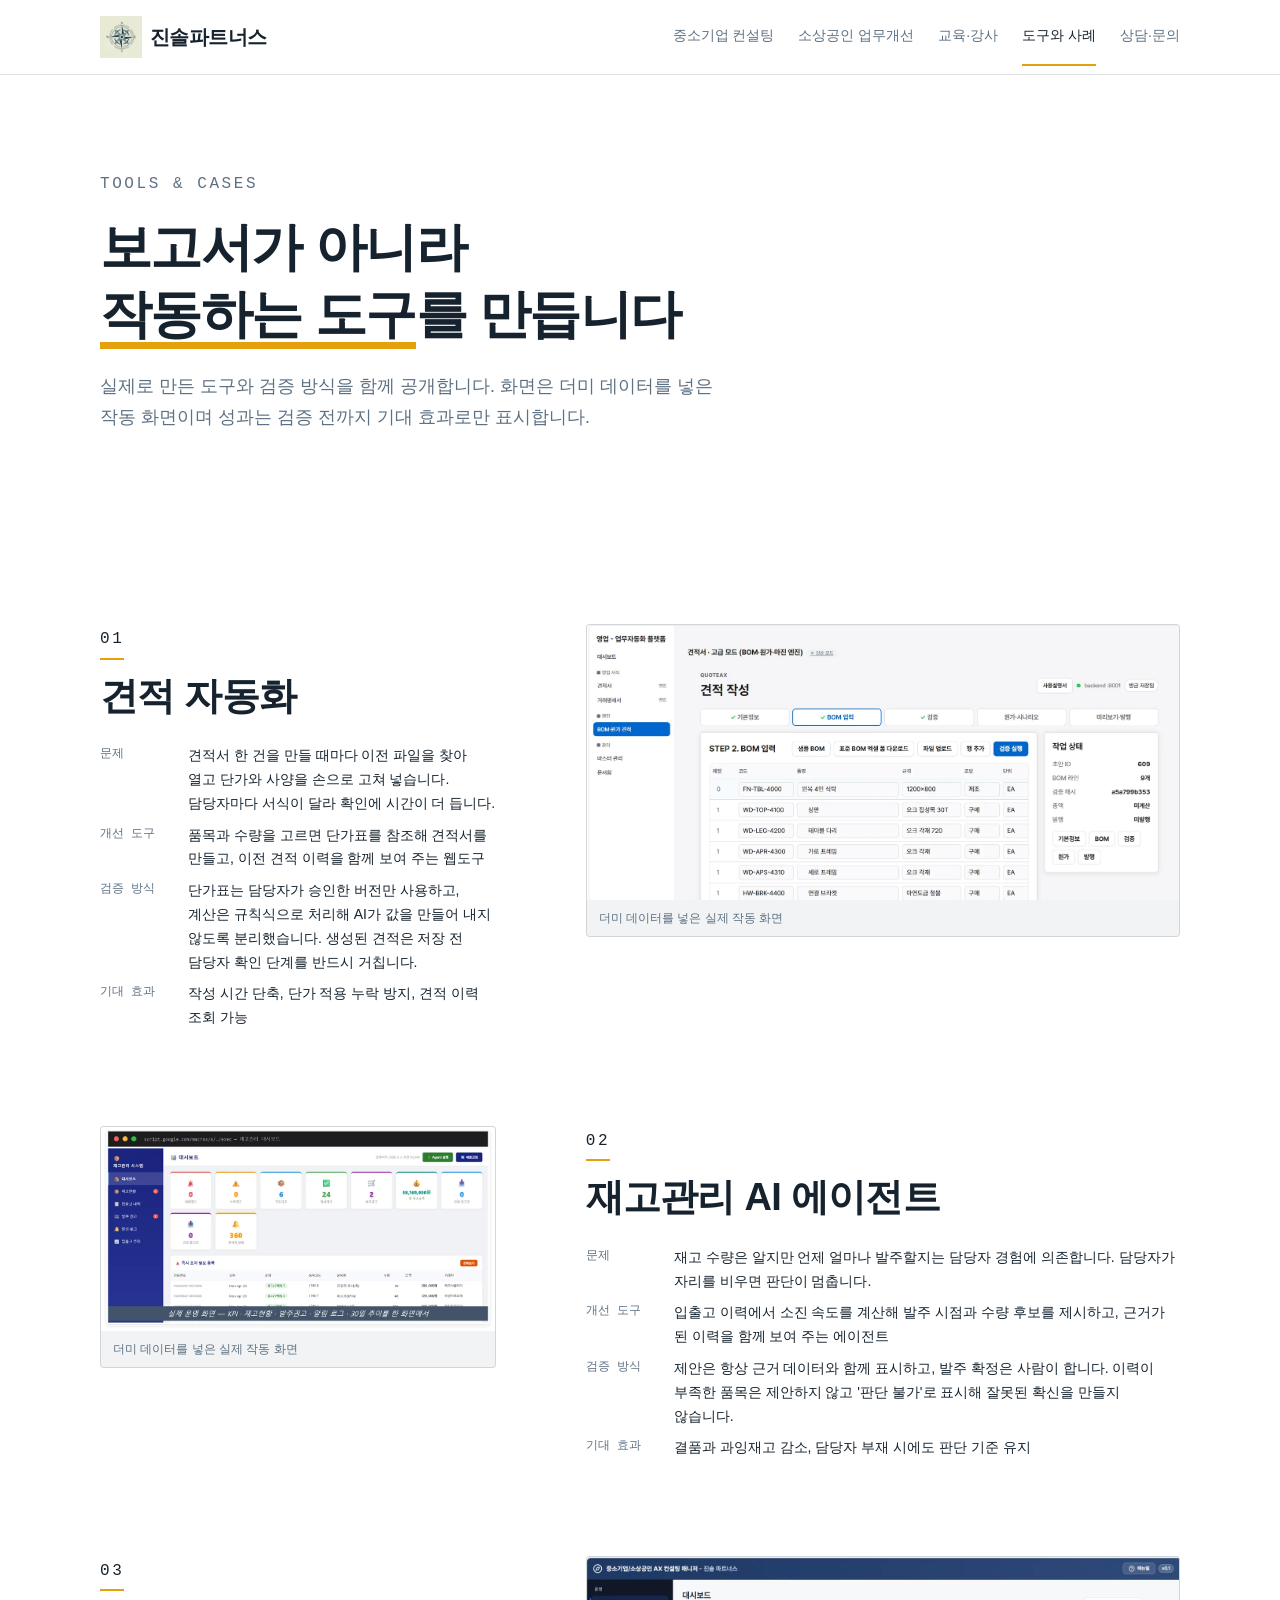
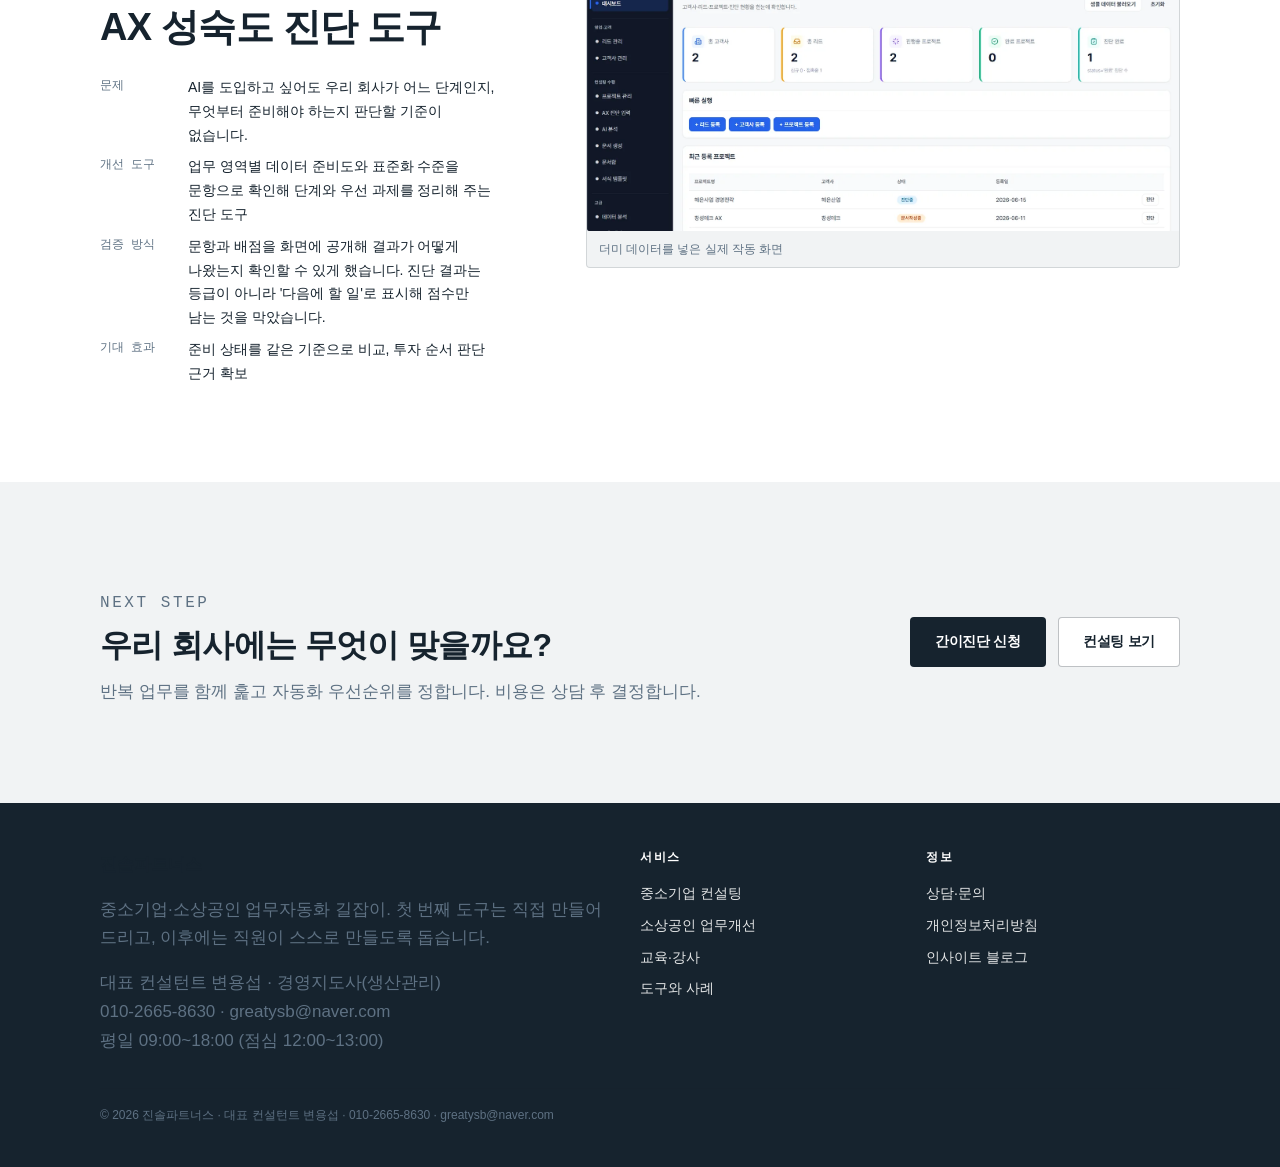
<file: tools/index.html>
<!DOCTYPE html>
<html lang="ko">
<head>
<meta charset="UTF-8">
<meta name="viewport" content="width=device-width, initial-scale=1">
<title>AI·AX 업무자동화 구축 사례 | 진솔파트너스</title>
<meta name="description" content="견적 자동화, 재고관리 AI 에이전트, AX 성숙도 진단 도구의 문제·개선 도구·검증 방식·기대 효과와 실제 작동 화면을 공개합니다.">
<link rel="canonical" href="https://jinsolpartners.com/tools/">
<meta property="og:type" content="website">
<meta property="og:title" content="구축한 도구와 사례 | 진솔파트너스">
<meta property="og:description" content="AI가 틀리면 어떻게 하는지까지 함께 밝힙니다.">
<meta property="og:url" content="https://jinsolpartners.com/tools/">
<meta property="og:image" content="https://jinsolpartners.com/assets/images/og-default.png">
<meta property="og:site_name" content="진솔파트너스 TrueNorth Solution">
<link rel="icon" href="/favicon.svg" type="image/svg+xml">
<link rel="apple-touch-icon" href="/apple-touch-icon.png">
<link rel="stylesheet" href="/assets/css/tokens.css?v=65aa0332">
<link rel="stylesheet" href="/assets/css/base.css?v=6e68f2ec">
<link rel="stylesheet" href="/assets/css/components.css?v=6dbdd5f9">
<link rel="stylesheet" href="/assets/css/pages/details.css?v=7a24e38a">
<script type="application/ld+json">
{
  "@context": "https://schema.org",
  "@graph": [
    {
      "@type": "BreadcrumbList",
      "itemListElement": [
        {
          "@type": "ListItem",
          "position": 1,
          "name": "홈",
          "item": "https://jinsolpartners.com/"
        },
        {
          "@type": "ListItem",
          "position": 2,
          "name": "도구와 사례",
          "item": "https://jinsolpartners.com/tools/"
        }
      ]
    }
  ]
}
</script>
</head>
<body>
<a class="skip" href="#main">본문으로 건너뛰기</a>

<header class="site-header">
  <div class="wrap">
    <a class="site-header__brand" href="/" aria-label="진솔파트너스 홈"><img class="site-header__compass" src="/assets/images/compass-brand.webp" width="96" height="96" alt=""><span class="site-header__name">진솔파트너스</span></a>
    <nav class="nav" aria-label="주요 메뉴"><ul>
      <li><a href="/consulting/">중소기업 컨설팅</a></li>
      <li><a href="/small-business/">소상공인 업무개선</a></li>
      <li><a href="/education/">교육·강사</a></li>
      <li><a href="/tools/" aria-current="page">도구와 사례</a></li>
      <li><a href="/contact/">상담·문의</a></li>
    </ul></nav>
    <button class="nav-toggle" type="button" aria-expanded="false" aria-controls="nav-drawer"><span class="sr">메뉴 열기</span><svg viewBox="0 0 24 24" fill="none" stroke="currentColor" stroke-width="2" aria-hidden="true"><path d="M4 7h16M4 12h16M4 17h16"/></svg></button>
  </div>
  <div class="nav-drawer" id="nav-drawer">
    <a href="/consulting/">중소기업 컨설팅</a>
    <a href="/small-business/">소상공인 업무개선</a>
    <a href="/education/">교육·강사</a>
    <a href="/tools/">도구와 사례</a>
    <a href="/contact/">상담·문의</a>
  </div>
</header>

<main id="main">
  <section class="section detail-hero">
    <div class="wrap">
      <p class="sec-head__eyebrow">Tools &amp; Cases</p>
      <h1>보고서가 아니라<br><span class="hl">작동하는 도구</span>를 만듭니다</h1>
      <p class="lead">실제로 만든 도구와 검증 방식을 함께 공개합니다. 화면은 더미 데이터를 넣은 작동 화면이며 성과는 검증 전까지 기대 효과로만 표시합니다.</p>
    </div>
  </section>

  <section class="section">
    <div class="wrap">
      <div data-render="tools" data-layout="detail" data-label="도구 사례"><p class="lead">도구 사례를 불러오는 중입니다.</p></div>
    </div>
  </section>

  <section class="section section--paper">
    <div class="wrap compact-cta">
      <div>
        <p class="sec-head__eyebrow">Next Step</p>
        <h2>우리 회사에는 무엇이 맞을까요?</h2>
        <p>반복 업무를 함께 훑고 자동화 우선순위를 정합니다. 비용은 상담 후 결정합니다.</p>
      </div>
      <div class="btn-row">
        <a class="btn btn--primary" href="/contact/#consulting">간이진단 신청</a>
        <a class="btn btn--secondary" href="/consulting/">컨설팅 보기</a>
      </div>
    </div>
  </section>
</main>

<footer class="site-footer">
  <div class="wrap">
    <div class="site-footer__cols">
      <div class="stack">
        <strong>진솔파트너스</strong>
        <p>중소기업·소상공인 업무자동화 길잡이. 첫 번째 도구는 직접 만들어 드리고, 이후에는 직원이 스스로 만들도록 돕습니다.</p>
        <p>대표 컨설턴트 변용섭 · 경영지도사(생산관리)<br>010-2665-8630 · greatysb@naver.com<br>평일 09:00~18:00 (점심 12:00~13:00)</p>
      </div>
      <div><h3>서비스</h3><ul>
        <li><a href="/consulting/">중소기업 컨설팅</a></li>
        <li><a href="/small-business/">소상공인 업무개선</a></li>
        <li><a href="/education/">교육·강사</a></li>
        <li><a href="/tools/">도구와 사례</a></li>
      </ul></div>
      <div><h3>정보</h3><ul>
        <li><a href="/contact/">상담·문의</a></li>
        <li><a href="/privacy/">개인정보처리방침</a></li>
        <li><a href="https://truenorth-solution.tistory.com/" target="_blank" rel="noopener">인사이트 블로그</a></li>
      </ul></div>
    </div>
    <p class="site-footer__bottom">&copy; 2026 진솔파트너스 · 대표 컨설턴트 변용섭 · 010-2665-8630 · greatysb@naver.com</p>
  </div>
</footer>

<div class="consult-bar no-print">
  <a href="tel:01026658630"><svg viewBox="0 0 24 24" fill="none" stroke="currentColor" stroke-width="2" aria-hidden="true"><path d="M5 4h4l2 5-2.5 1.5a11 11 0 005 5L15 13l5 2v4a1 1 0 01-1 1A16 16 0 013 5a1 1 0 011-1z"/></svg>전화 상담</a>
  <a href="/contact/#consulting"><svg viewBox="0 0 24 24" fill="none" stroke="currentColor" stroke-width="2" aria-hidden="true"><path d="M21 12a8 8 0 01-8 8H7l-4 3V12a8 8 0 018-8h2a8 8 0 018 8z"/></svg>상담 신청</a>
</div>

<script src="/assets/js/nav.js?v=e3f0d194" defer></script>
<script src="/assets/js/data.js?v=eb44708e" defer></script>
</body>
</html>
</file>
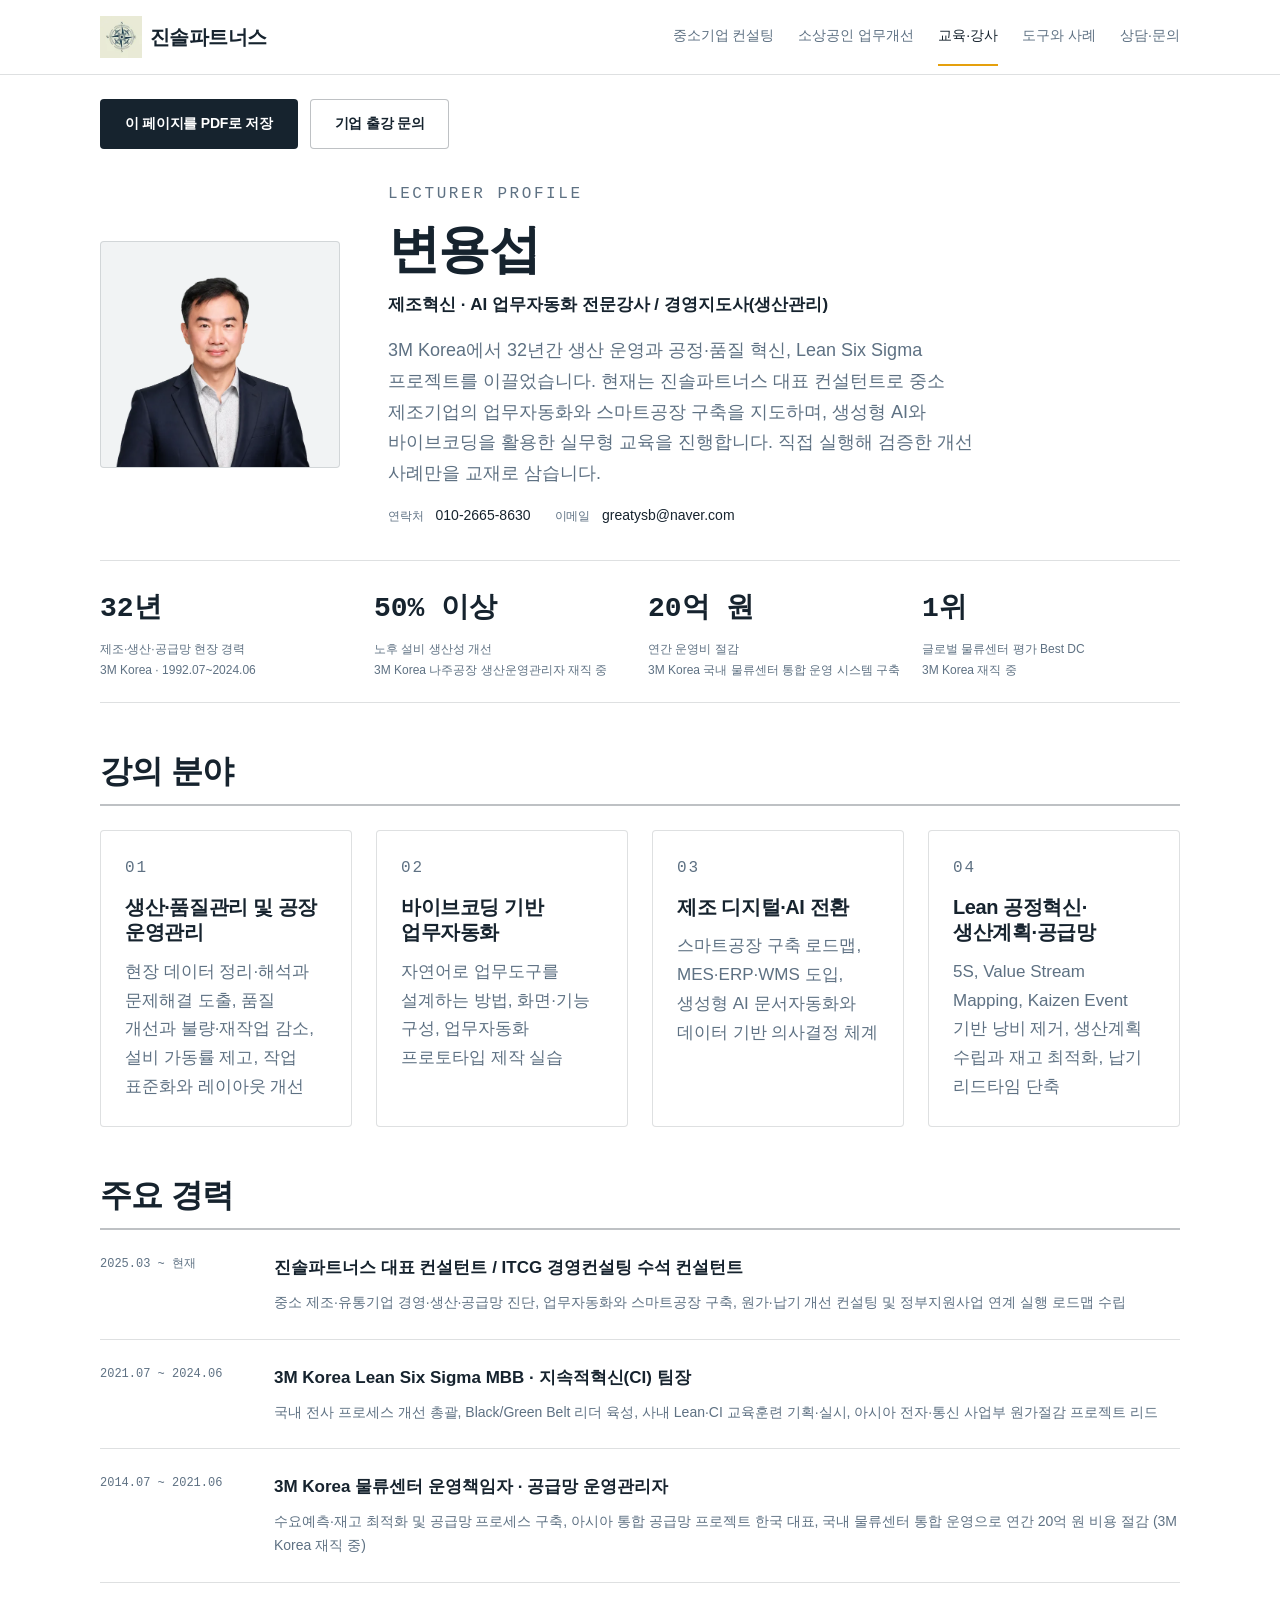
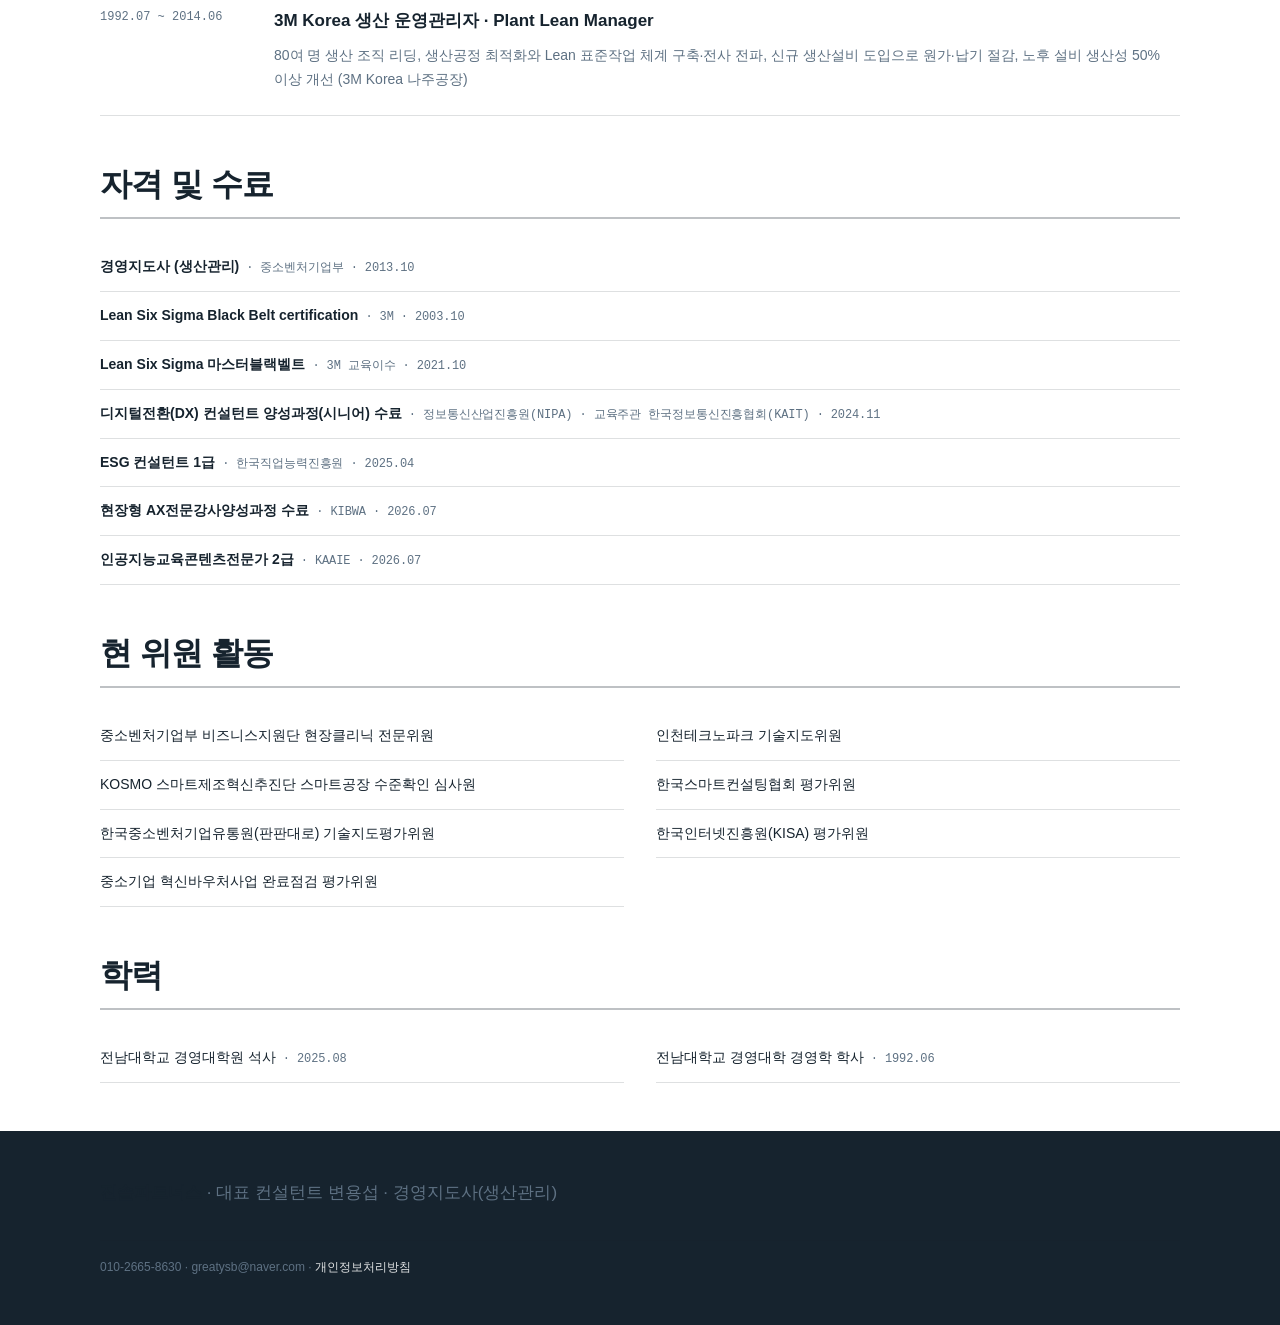
<file: education/profile/index.html>
<!DOCTYPE html>
<html lang="ko">
<head>
<meta charset="UTF-8">
<meta name="viewport" content="width=device-width, initial-scale=1">
<!-- 이 title이 브라우저 인쇄 시 PDF 기본 파일명이 됩니다 (기획안 8-3 파일명 규칙) -->
<title>AI·AX 교육 강사 변용섭 프로필 | 진솔파트너스</title>
<meta name="description" content="변용섭 강사 프로필 — 3M Korea 제조·공급망 32년, 경영지도사(생산관리), 강의 분야와 경력·자격·위원 활동 전체 공개.">
<link rel="canonical" href="https://jinsolpartners.com/education/profile/">
<meta property="og:type" content="profile">
<meta property="og:title" content="변용섭 강사 프로필 | 진솔파트너스">
<meta property="og:description" content="제조현장 32년의 경험을 강의실의 언어로. 경력·자격·위원 활동 전체 공개.">
<meta property="og:url" content="https://jinsolpartners.com/education/profile/">
<meta property="og:image" content="https://jinsolpartners.com/assets/images/og-default.png">
<meta property="og:site_name" content="진솔파트너스 TrueNorth Solution">
<link rel="icon" href="/favicon.svg" type="image/svg+xml">
<link rel="apple-touch-icon" href="/apple-touch-icon.png">
<link rel="stylesheet" href="/assets/css/tokens.css?v=65aa0332">
<link rel="stylesheet" href="/assets/css/base.css?v=6e68f2ec">
<link rel="stylesheet" href="/assets/css/components.css?v=6dbdd5f9">
<link rel="stylesheet" href="/assets/css/pages/profile.css?v=c9979510">
<script type="application/ld+json">
{
  "@context": "https://schema.org",
  "@graph": [
    {
      "@type": "Person",
      "@id": "https://jinsolpartners.com/education/profile/#byeon",
      "name": "변용섭",
      "jobTitle": "대표 컨설턴트",
      "worksFor": {
        "@id": "https://jinsolpartners.com/#organization"
      },
      "url": "https://jinsolpartners.com/education/profile/",
      "hasCredential": {
        "@type": "EducationalOccupationalCredential",
        "credentialCategory": "국가전문자격",
        "name": "경영지도사(생산관리)"
      },
      "knowsAbout": [
        "생산관리",
        "공급망관리",
        "AI 업무자동화",
        "AX 전환"
      ]
    },
    {
      "@type": "BreadcrumbList",
      "itemListElement": [
        {
          "@type": "ListItem",
          "position": 1,
          "name": "홈",
          "item": "https://jinsolpartners.com/"
        },
        {
          "@type": "ListItem",
          "position": 2,
          "name": "교육·강사",
          "item": "https://jinsolpartners.com/education/"
        },
        {
          "@type": "ListItem",
          "position": 3,
          "name": "강사 프로필",
          "item": "https://jinsolpartners.com/education/profile/"
        }
      ]
    }
  ]
}
</script>
</head>
<body>
<a class="skip" href="#main">본문으로 건너뛰기</a>

<header class="site-header no-print">
  <div class="wrap">
    <a class="site-header__brand" href="/" aria-label="진솔파트너스 홈">
      <img class="site-header__compass" src="/assets/images/compass-brand.webp" width="96" height="96" alt="">
      <span class="site-header__name">진솔파트너스</span>
    </a>
    <nav class="nav" aria-label="주요 메뉴">
      <ul>
        <li><a href="/consulting/">중소기업 컨설팅</a></li>
        <li><a href="/small-business/">소상공인 업무개선</a></li>
        <li><a href="/education/" aria-current="page">교육·강사</a></li>
        <li><a href="/tools/">도구와 사례</a></li>
        <li><a href="/contact/">상담·문의</a></li>
      </ul>
    </nav>
    <button class="nav-toggle" type="button" aria-expanded="false" aria-controls="nav-drawer">
      <span class="sr">메뉴 열기</span>
      <svg viewBox="0 0 24 24" fill="none" stroke="currentColor" stroke-width="2" aria-hidden="true"><path d="M4 7h16M4 12h16M4 17h16"/></svg>
    </button>
  </div>
  <div class="nav-drawer" id="nav-drawer">
    <a href="/consulting/">중소기업 컨설팅</a>
    <a href="/small-business/">소상공인 업무개선</a>
    <a href="/education/">교육·강사</a>
    <a href="/tools/">도구와 사례</a>
    <a href="/contact/">상담·문의</a>
  </div>
</header>

<main id="main" class="profile">
  <div class="wrap">

    <div class="btn-row no-print" style="padding-top:var(--s5)">
      <button class="btn btn--primary" type="button" id="print-btn">이 페이지를 PDF로 저장</button>
      <a class="btn btn--secondary" href="/contact/#education">기업 출강 문의</a>
    </div>

    <section class="profile__head">
      <div class="profile__photo">
        <img src="/assets/images/profile-byun.webp" width="640" height="605" alt="변용섭 대표 컨설턴트 프로필 사진">
      </div>
      <div class="profile__ident">
        <p class="sec-head__eyebrow">Lecturer Profile</p>
        <h1>변용섭</h1>
        <p class="profile__role">제조혁신 · AI 업무자동화 전문강사 / 경영지도사(생산관리)</p>
        <p class="lead">3M Korea에서 32년간 생산 운영과 공정·품질 혁신, Lean Six Sigma 프로젝트를 이끌었습니다. 현재는 진솔파트너스 대표 컨설턴트로 중소 제조기업의 업무자동화와 스마트공장 구축을 지도하며, 생성형 AI와 바이브코딩을 활용한 실무형 교육을 진행합니다. 직접 실행해 검증한 개선 사례만을 교재로 삼습니다.</p>
        <ul class="contact-list">
          <li><span class="mono">연락처</span> 010-2665-8630</li>
          <li><span class="mono">이메일</span> greatysb@naver.com</li>
        </ul>
      </div>
    </section>

    <!-- 성과 수치 : 전부 3M Korea 재직 중 성과 (기획안 7-3) -->
    <div class="kpi">
      <div>
        <div class="kpi__n">32년</div>
        <div class="kpi__l">제조·생산·공급망 현장 경력<span class="kpi__src">3M Korea · 1992.07~2024.06</span></div>
      </div>
      <div>
        <div class="kpi__n">50% 이상</div>
        <div class="kpi__l">노후 설비 생산성 개선<span class="kpi__src">3M Korea 나주공장 생산운영관리자 재직 중</span></div>
      </div>
      <div>
        <div class="kpi__n">20억 원</div>
        <div class="kpi__l">연간 운영비 절감<span class="kpi__src">3M Korea 국내 물류센터 통합 운영 시스템 구축</span></div>
      </div>
      <div>
        <div class="kpi__n">1위</div>
        <div class="kpi__l">글로벌 물류센터 평가 Best DC<span class="kpi__src">3M Korea 재직 중</span></div>
      </div>
    </div>

    <section class="profile__sec">
      <h2>강의 분야</h2>
      <div class="grid">
        <article class="card">
          <div class="card__no mono">01</div>
          <h3>생산·품질관리 및 공장 운영관리</h3>
          <p>현장 데이터 정리·해석과 문제해결 도출, 품질 개선과 불량·재작업 감소, 설비 가동률 제고, 작업 표준화와 레이아웃 개선</p>
        </article>
        <article class="card">
          <div class="card__no mono">02</div>
          <h3>바이브코딩 기반 업무자동화</h3>
          <p>자연어로 업무도구를 설계하는 방법, 화면·기능 구성, 업무자동화 프로토타입 제작 실습</p>
        </article>
        <article class="card">
          <div class="card__no mono">03</div>
          <h3>제조 디지털·AI 전환</h3>
          <p>스마트공장 구축 로드맵, MES·ERP·WMS 도입, 생성형 AI 문서자동화와 데이터 기반 의사결정 체계</p>
        </article>
        <article class="card">
          <div class="card__no mono">04</div>
          <h3>Lean 공정혁신·생산계획·공급망</h3>
          <p>5S, Value Stream Mapping, Kaizen Event 기반 낭비 제거, 생산계획 수립과 재고 최적화, 납기 리드타임 단축</p>
        </article>
      </div>
    </section>

    <section class="profile__sec">
      <h2>주요 경력</h2>
      <div class="timeline">
        <div class="job">
          <div class="job__when">2025.03 ~ 현재</div>
          <div>
            <div class="job__org">진솔파트너스 대표 컨설턴트 / ITCG 경영컨설팅 수석 컨설턴트</div>
            <p class="job__desc">중소 제조·유통기업 경영·생산·공급망 진단, 업무자동화와 스마트공장 구축, 원가·납기 개선 컨설팅 및 정부지원사업 연계 실행 로드맵 수립</p>
          </div>
        </div>
        <div class="job">
          <div class="job__when">2021.07 ~ 2024.06</div>
          <div>
            <div class="job__org">3M Korea Lean Six Sigma MBB · 지속적혁신(CI) 팀장</div>
            <p class="job__desc">국내 전사 프로세스 개선 총괄, Black/Green Belt 리더 육성, 사내 Lean·CI 교육훈련 기획·실시, 아시아 전자·통신 사업부 원가절감 프로젝트 리드</p>
          </div>
        </div>
        <div class="job">
          <div class="job__when">2014.07 ~ 2021.06</div>
          <div>
            <div class="job__org">3M Korea 물류센터 운영책임자 · 공급망 운영관리자</div>
            <p class="job__desc">수요예측·재고 최적화 및 공급망 프로세스 구축, 아시아 통합 공급망 프로젝트 한국 대표, 국내 물류센터 통합 운영으로 연간 20억 원 비용 절감 (3M Korea 재직 중)</p>
          </div>
        </div>
        <div class="job">
          <div class="job__when">1992.07 ~ 2014.06</div>
          <div>
            <div class="job__org">3M Korea 생산 운영관리자 · Plant Lean Manager</div>
            <p class="job__desc">80여 명 생산 조직 리딩, 생산공정 최적화와 Lean 표준작업 체계 구축·전사 전파, 신규 생산설비 도입으로 원가·납기 절감, 노후 설비 생산성 50% 이상 개선 (3M Korea 나주공장)</p>
          </div>
        </div>
      </div>
    </section>

    <section class="profile__sec">
      <h2>자격 및 수료</h2>
      <ul class="cert" data-check="cert">
        <li><strong>경영지도사 (생산관리)</strong><span class="mono"> · 중소벤처기업부 · 2013.10</span></li>
        <li><strong>Lean Six Sigma Black Belt certification</strong><span class="mono"> · 3M · 2003.10</span></li>
        <li><strong>Lean Six Sigma 마스터블랙벨트</strong><span class="mono"> · 3M 교육이수 · 2021.10</span></li>
        <li><strong>디지털전환(DX) 컨설턴트 양성과정(시니어) 수료</strong><span class="mono"> · 정보통신산업진흥원(NIPA) · 교육주관 한국정보통신진흥협회(KAIT) · 2024.11</span></li>
        <li><strong>ESG 컨설턴트 1급</strong><span class="mono"> · 한국직업능력진흥원 · 2025.04</span></li>
        <li><strong>현장형 AX전문강사양성과정 수료</strong><span class="mono"> · KIBWA · 2026.07</span></li>
        <li><strong>인공지능교육콘텐츠전문가 2급</strong><span class="mono"> · KAAIE · 2026.07</span></li>
      </ul>
    </section>

    <section class="profile__sec" id="advisory">
      <h2>현 위원 활동</h2>
      <ul class="adv" data-check="advisory">
        <li>중소벤처기업부 비즈니스지원단 현장클리닉 전문위원</li>
        <li>인천테크노파크 기술지도위원</li>
        <li>KOSMO 스마트제조혁신추진단 스마트공장 수준확인 심사원</li>
        <li>한국스마트컨설팅협회 평가위원</li>
        <li>한국중소벤처기업유통원(판판대로) 기술지도평가위원</li>
        <li>한국인터넷진흥원(KISA) 평가위원</li>
        <li>중소기업 혁신바우처사업 완료점검 평가위원</li>
      </ul>
    </section>

    <section class="profile__sec">
      <h2>학력</h2>
      <ul class="adv">
        <li>전남대학교 경영대학원 석사<span class="mono"> · 2025.08</span></li>
        <li>전남대학교 경영대학 경영학 학사<span class="mono"> · 1992.06</span></li>
      </ul>
    </section>

  </div>
</main>

<footer class="site-footer no-print">
  <div class="wrap">
    <p><strong>진솔파트너스</strong> · 대표 컨설턴트 변용섭 · 경영지도사(생산관리)</p>
    <p class="site-footer__bottom">010-2665-8630 · greatysb@naver.com · <a href="/privacy/">개인정보처리방침</a></p>
  </div>
</footer>

<script src="/assets/js/nav.js?v=e3f0d194" defer></script>
<script src="/assets/js/profile-print.js?v=bc263c43" defer></script>
</body>
</html>
</file>
<file: assets/css/tokens.css>
/* ============================================================
   tokens.css — 디자인 토큰 (WU-00)
   기획안 11-2 「계측」 팔레트 / 11-3 활자
   ------------------------------------------------------------
   [중요] 이 파일이 리터럴 색상값을 쓸 수 있는 유일한 곳입니다.
      다른 CSS/HTML에서는 반드시 var(--*) 를 씁니다. (하네스 D-01)
   ============================================================ */

:root{
  /* ── 색 ── 기획안 11-2 */
  --ink:    #16232E;   /* 제목·헤더·버튼 */
  --steel:  #5E7183;   /* 본문·보조 문구 */
  --signal: #E5A00D;   /* 강조 — §대비 주의 참조 */
  --paper:  #F1F3F4;   /* 섹션 교차 배경 */
  --white:  #FFFFFF;   /* 기본 배경 */

  /* 파생색 — 새 hex를 만들지 않고 위 5색에서 뽑습니다 */
  --line:      color-mix(in srgb, var(--ink) 14%, transparent);
  --line-firm: color-mix(in srgb, var(--ink) 28%, transparent);
  --ink-soft:  color-mix(in srgb, var(--ink) 70%, var(--white));
  --on-ink:    color-mix(in srgb, var(--white) 88%, var(--ink));
  --mark:      color-mix(in srgb, var(--signal) 26%, var(--white));

  /* ── 대비 실측 (개발지시서 §4-1) ──────────────────────────
     신호 노랑 on 흰색 ......... 2.24:1  NG  텍스트 색 사용 금지
     신호 노랑 on 잉크 ......... 7.13:1  OK
     스틸 on 흰색 .............. 5.04:1  OK
     스틸 on 페이퍼 ............ 4.53:1  OK  (여유 없음 — 본문만)
     잉크 on 흰색 .............. 16.0:1  OK
     흰 배경에서의 강조는 텍스트 색이 아니라 밑줄 바·마커로 합니다.
     ------------------------------------------------------- */

  /* ── 활자 ── 기획안 11-3 : 로컬 폰트만 (외부 CDN 금지) */
  --font-kr: 'Pretendard Variable', Pretendard, -apple-system,
             'Segoe UI', 'Malgun Gothic', 'Apple SD Gothic Neo', sans-serif;
  --font-mono: ui-monospace, 'SFMono-Regular', Consolas,
               'D2Coding', 'Nanum Gothic Coding', monospace;

  --fs-hero:  clamp(26px, 6.5vw, 52px);
  --fs-h2:    clamp(22px, 3.4vw, 32px);
  --fs-h3:    clamp(17px, 2.2vw, 20px);
  --fs-body:  clamp(15px, 1.7vw, 17px);
  --fs-small: 14px;
  --fs-label: clamp(14px, 1.4vw, 16px);
  --fs-micro: 12px;

  --lh-tight: 1.28;
  --lh-body:  1.7;

  /* ── 간격 ── 4px 배수 */
  --s1: 4px;   --s2: 8px;   --s3: 12px;  --s4: 16px;
  --s5: 24px;  --s6: 32px;  --s7: 48px;  --s8: 64px;  --s9: 96px;

  /* ── 레이아웃 ── 기획안 12-1 */
  --wrap: 1120px;
  --gutter: 20px;
  --radius: 4px;          /* 기획안 11-5 : 카드 구분은 1px 선, 과한 라운드 금지 */
  --tap: 44px;            /* 최소 터치 대상 */
  --bar-h: 60px;          /* 모바일 고정 상담 바 높이 */

  /* ── 모션 ── 기획안 11-5 : 페이드·숫자 카운트 수준까지 */
  --dur: 200ms;
  --ease: ease-out;
}
</file>
<file: assets/css/base.css>
/* ============================================================
   base.css — 리셋 · 타이포 · 레이아웃 기본 (WU-00)
   ============================================================ */

*,*::before,*::after{ box-sizing:border-box; margin:0; padding:0; }

html{
  font-family:var(--font-kr);
  font-size:var(--fs-body);
  line-height:var(--lh-body);
  color:var(--ink);
  background:var(--white);
  /* 한글은 어절 단위 줄바꿈, 한 어절이 폭을 넘으면 강제 분리 */
  word-break:keep-all;
  overflow-wrap:break-word;
  font-feature-settings:'tnum' 1;   /* 표 숫자 정렬 */
  -webkit-text-size-adjust:100%;
  scroll-behavior:smooth;
}

body{
  min-height:100vh;
  /* 모바일 고정 상담 바가 본문 하단을 가리지 않도록 */
  padding-bottom:calc(var(--bar-h) + env(safe-area-inset-bottom, 0px));
}
@media (min-width:640px){ body{ padding-bottom:0; } }

img,svg{ max-width:100%; height:auto; display:block; }
a{ color:inherit; text-decoration:none; }
ul,ol{ list-style:none; }
button,input,select,textarea{ font:inherit; color:inherit; }
table{ border-collapse:collapse; width:100%; }

/* ── 제목 ── */
h1,h2,h3,h4{ line-height:var(--lh-tight); font-weight:700; letter-spacing:-.02em; }
h1{ font-size:var(--fs-hero); font-weight:800; letter-spacing:-.03em; }
h2{ font-size:var(--fs-h2); }
h3{ font-size:var(--fs-h3); }

p{ color:var(--steel); }
strong{ font-weight:700; color:var(--ink); }

/* 숫자·단계·프로세스 — 기획안 11-3 시그니처 활자 */
.mono{ font-family:var(--font-mono); font-weight:400; letter-spacing:-.01em; }

/* ── 레이아웃 ── */
.wrap{ max-width:var(--wrap); margin-inline:auto; padding-inline:var(--gutter); }
.section{ padding-block:var(--s8); }
.section--paper{ background:var(--paper); }
@media (min-width:1024px){ .section{ padding-block:var(--s9); } }

.grid{ display:grid; gap:var(--s5); grid-template-columns:repeat(auto-fit, minmax(240px, 1fr)); }
.grid--2{ display:grid; gap:var(--s5); grid-template-columns:1fr; }
@media (min-width:640px){ .grid--2{ grid-template-columns:1fr 1fr; } }

.stack > * + *{ margin-top:var(--s4); }
.lead{ font-size:calc(var(--fs-body) + 1px); color:var(--steel); max-width:62ch; }

/* ── 강조 ── 흰 배경에서는 텍스트 색이 아니라 밑줄 바 (개발지시서 §4-1) ── */
.hl{ position:relative; display:inline-block; color:var(--ink); }
.hl::after{
  content:''; position:absolute; left:0; right:0; bottom:-.04em;
  height:.14em; min-height:3px; background:var(--signal);
}
/* 잉크 배경 위에서는 신호 노랑 텍스트 허용 (7.13:1) */
.on-ink .hl-text{ color:var(--signal); }
.mark{ background-color:var(--mark); padding:0 .18em; }

/* ── 접근성 ── */
:focus-visible{ outline:3px solid var(--signal); outline-offset:2px; }
.skip{
  position:absolute; left:-9999px; top:0; z-index:100;
  background:var(--ink); color:var(--white); padding:var(--s3) var(--s4);
}
.skip:focus{ left:var(--s3); top:var(--s3); }
.sr{
  position:absolute; width:1px; height:1px; overflow:hidden;
  clip-path:inset(50%); white-space:nowrap;
}

@media (prefers-reduced-motion: reduce){
  html{ scroll-behavior:auto; }
  *,*::before,*::after{
    animation-duration:.001ms !important;
    animation-iteration-count:1 !important;
    transition-duration:.001ms !important;
  }
}

/* ── 미결 토큰 표시 ── 개발지시서 §9 : 숨기지 않습니다 ── */
.tbd{
  display:inline-block; font-family:var(--font-mono); font-size:var(--fs-micro);
  color:var(--ink); background-color:var(--mark);
  border:1px dashed var(--line-firm); border-radius:var(--radius);
  padding:2px 6px;
}

/* ── 인쇄 ── */
@media print{
  body{ padding-bottom:0; }
  .site-header,.site-footer,.consult-bar,.no-print{ display:none !important; }
  .section{ padding-block:var(--s5); }
}
</file>
<file: assets/css/components.css>
/* ============================================================
   components.css — 공용 컴포넌트 (WU-00)
   개발지시서 §6-1 목록 외 컴포넌트를 여기에 추가하지 않습니다.
   ============================================================ */

/* ── 헤더 ── */
.site-header{
  position:sticky; top:0; z-index:20;
  background:var(--white);
  border-bottom:1px solid var(--line);
  transition:padding var(--dur) var(--ease);
}
.site-header .wrap{ display:flex; align-items:center; justify-content:space-between; gap:var(--s4); }
.site-header__brand{ display:flex; align-items:center; gap:var(--s2); padding-block:var(--s4); }
.site-header__compass{ display:block; width:42px; height:42px; object-fit:contain; }
.site-header__name{ font-weight:800; letter-spacing:-.03em; font-size:20px; }
.site-header.is-compact .site-header__brand{ padding-block:var(--s3); }
.site-header.is-compact .site-header__compass{ width:36px; height:36px; }
@media (max-width:639px){
  .site-header__compass{ width:36px; height:36px; }
  .site-header__name{ font-size:18px; }
  .site-header.is-compact .site-header__compass{ width:32px; height:32px; }
}

.nav{ display:none; }
.nav ul{ display:flex; gap:var(--s5); }
.nav a{ display:block; padding-block:var(--s4); font-size:var(--fs-small); font-weight:500; color:var(--steel); border-bottom:2px solid transparent; }
.nav a:hover,.nav a[aria-current="page"]{ color:var(--ink); border-bottom-color:var(--signal); }
@media (min-width:1024px){ .nav{ display:block; } }

.nav-toggle{
  display:flex; align-items:center; justify-content:center;
  width:var(--tap); height:var(--tap);
  background:none; border:1px solid var(--line-firm); border-radius:var(--radius); cursor:pointer;
}
.nav-toggle svg{ width:20px; height:20px; color:var(--ink); }
@media (min-width:1024px){ .nav-toggle{ display:none; } }

.nav-drawer{ display:none; border-top:1px solid var(--line); background:var(--white); }
.nav-drawer.is-open{ display:block; }
.nav-drawer a{ display:block; padding:var(--s4) var(--gutter); border-bottom:1px solid var(--line); font-weight:500; }
@media (min-width:1024px){ .nav-drawer,.nav-drawer.is-open{ display:none; } }

/* ── 버튼 ── */
.btn{
  display:inline-flex; align-items:center; justify-content:center; gap:var(--s2);
  min-height:var(--tap); padding:var(--s3) var(--s5);
  border:1px solid transparent; border-radius:var(--radius);
  font-size:var(--fs-small); font-weight:700; letter-spacing:-.02em;
  cursor:pointer; text-align:center;
  transition:background-color var(--dur) var(--ease), color var(--dur) var(--ease);
}
.btn--primary{ background:var(--ink); color:var(--white); }
.btn--primary:hover{ background:var(--ink-soft); }
.btn--secondary{ background:var(--white); color:var(--ink); border-color:var(--line-firm); }
.btn--secondary:hover{ background:var(--paper); }
.btn--text{ padding-inline:0; color:var(--ink); border-bottom:2px solid var(--signal); border-radius:0; min-height:auto; }
.btn[disabled]{ opacity:.55; cursor:not-allowed; }
.btn-row{ display:flex; flex-wrap:wrap; gap:var(--s3); }
@media (max-width:639px){ .btn-row .btn{ width:100%; } }

/* ── 섹션 헤더 ── */
.sec-head{ margin-bottom:var(--s6); }
.sec-head__eyebrow{
  font-family:var(--font-mono); font-size:var(--fs-label);
  letter-spacing:.16em; color:var(--steel); text-transform:uppercase;
}
.sec-head h2{ margin-top:var(--s2); }
.sec-head p{ margin-top:var(--s3); max-width:62ch; }

/* ── 카드 ── 기획안 11-5 : 구분은 1px 선, 그림자 없음 ── */
.card{
  background:var(--white);
  border:1px solid var(--line);
  border-radius:var(--radius);
  padding:var(--s5);
  display:flex; flex-direction:column; gap:var(--s3);
}
.card--fill{ background:var(--ink); color:var(--on-ink); border-color:var(--ink); }
.card--fill h3,.card--fill strong{ color:var(--white); }
.card--fill p{ color:var(--on-ink); }
.card__no{ font-family:var(--font-mono); font-size:var(--fs-label); letter-spacing:.12em; color:var(--steel); }
.card--fill .card__no{ color:var(--signal); }
.card__link{ margin-top:auto; align-self:flex-start; display:inline-flex; align-items:center;
  min-height:var(--tap); font-size:var(--fs-small); font-weight:700; color:var(--ink);
  border-bottom:2px solid var(--signal); }

/* ── 방위 눈금 스트립 ── 기획안 11-4 : 전체에서 2~3회만 ── */
.compass-rule{ color:var(--line-firm); margin-block:var(--s7); }
.compass-rule svg{ width:100%; height:14px; }

/* ── 표준 항목 정의 리스트 ── 서비스 6 / 사례 6 / 교육 7 ── */
.std{ display:grid; gap:var(--s3) var(--s4); grid-template-columns:1fr; }
@media (min-width:640px){ .std{ grid-template-columns:auto 1fr; } }
.std dt{
  font-family:var(--font-mono); font-size:var(--fs-micro); letter-spacing:.04em;
  color:var(--steel); padding-top:2px; white-space:nowrap;
}
.std dd{ font-size:var(--fs-small); color:var(--ink); }
.std dd + dt{ border-top:1px solid var(--line); padding-top:var(--s3); }
.std dt + dd{ border-top:0; }
@media (min-width:640px){ .std dd + dt{ padding-top:var(--s3); } .std dt:nth-of-type(n+2) ~ dd{ padding-top:var(--s3); } }

.price{ font-family:var(--font-mono); font-weight:700; color:var(--ink); }
.price-note{ margin-top:var(--s4); font-size:var(--fs-micro); color:var(--steel); }

/* ── KPI ── 숫자는 잉크, 강조는 밑줄 바 ── */
.kpi{ display:grid; gap:var(--s4); grid-template-columns:repeat(2,1fr); border-block:1px solid var(--line); padding-block:var(--s5); }
@media (min-width:768px){ .kpi{ grid-template-columns:repeat(4,1fr); } }
.kpi__n{ font-family:var(--font-mono); font-size:clamp(20px,3.2vw,28px); font-weight:700; color:var(--ink); }
.kpi__l{ margin-top:var(--s2); font-size:var(--fs-micro); color:var(--steel); line-height:1.4; }
.kpi__src{ display:block; margin-top:var(--s1); font-size:var(--fs-micro); color:var(--steel); }

/* ── 경력 타임라인 ── */
.timeline{ display:grid; gap:var(--s5); }
.job{ display:grid; gap:var(--s2) var(--s5); grid-template-columns:1fr; padding-bottom:var(--s5); border-bottom:1px solid var(--line); }
@media (min-width:640px){ .job{ grid-template-columns:150px 1fr; } }
.job__when{ font-family:var(--font-mono); font-size:var(--fs-micro); color:var(--steel); }
.job__org{ font-weight:700; }
.job__desc{ margin-top:var(--s2); font-size:var(--fs-small); }

/* ── 태그 ── */
.tags{ display:flex; flex-wrap:wrap; gap:var(--s2); }
.tags li{ border:1px solid var(--line-firm); border-radius:var(--radius); padding:var(--s1) var(--s3); font-size:var(--fs-micro); color:var(--steel); }

/* ── 대조표 ── */
.contrast{ display:grid; gap:var(--s5); grid-template-columns:1fr; }
@media (min-width:640px){ .contrast{ grid-template-columns:1fr 1fr; } }
.contrast__col h3{ padding-bottom:var(--s3); border-bottom:2px solid var(--line-firm); }
.contrast__col li{ padding:var(--s3) 0; border-bottom:1px solid var(--line); font-size:var(--fs-small); }
.contrast__col--do h3{ border-bottom-color:var(--signal); }

/* ── 폼 ── */
.field{ display:flex; flex-direction:column; gap:var(--s2); margin-bottom:var(--s4); }
.field label{ font-size:var(--fs-small); font-weight:700; }
.field .req{ color:var(--ink); font-family:var(--font-mono); }
.field input,.field select,.field textarea{
  min-height:var(--tap); padding:var(--s3);
  border:1px solid var(--line-firm); border-radius:var(--radius);
  background:var(--white);
}
.field textarea{ min-height:120px; resize:vertical; }
.field__hint{ font-size:var(--fs-micro); color:var(--steel); }
.field__err{ font-size:var(--fs-micro); color:var(--ink); font-weight:700; }
.field--check{ flex-direction:row; align-items:flex-start; gap:var(--s3); min-height:var(--tap); }
.field--check input{ min-height:auto; width:24px; height:24px; margin-top:2px; flex:0 0 auto; }
.field--check label{ font-weight:400; font-size:var(--fs-small); }
.hp{ position:absolute; left:-9999px; }        /* honeypot */
.form-status{ margin-top:var(--s4); padding:var(--s4); border:1px solid var(--line-firm); border-radius:var(--radius); font-size:var(--fs-small); }
.form-status:empty{ display:none; }

/* ── 모바일 고정 상담 바 ── 기획안 12-2 ── */
.consult-bar{
  position:fixed; left:0; right:0; bottom:0; z-index:30;
  display:grid; grid-template-columns:1fr 1fr;
  background:var(--ink);
  padding-bottom:env(safe-area-inset-bottom, 0px);
}
.consult-bar a,.consult-bar span{
  display:flex; align-items:center; justify-content:center; gap:var(--s2);
  min-height:var(--bar-h); color:var(--white);
  font-size:var(--fs-small); font-weight:700;
}
.consult-bar span{ color:var(--on-ink); }
.consult-bar a + *{ border-left:1px solid var(--line-firm); }
.consult-bar svg{ width:18px; height:18px; color:var(--signal); }
@media (min-width:640px){ .consult-bar{ display:none; } }

/* ── 푸터 ── */
.site-footer{ background:var(--ink); color:var(--on-ink); padding-block:var(--s7); }
.site-footer h2,.site-footer h3{ color:var(--white); }
.site-footer a{ color:var(--on-ink); }
.site-footer a:hover{ color:var(--signal); }
.site-footer__cols{ display:grid; gap:var(--s6); grid-template-columns:1fr; }
@media (min-width:768px){ .site-footer__cols{ grid-template-columns:2fr 1fr 1fr; } }
.site-footer h3{ font-size:var(--fs-micro); font-family:var(--font-mono); letter-spacing:.14em; text-transform:uppercase; margin-bottom:var(--s3); }
.site-footer li{ font-size:var(--fs-small); padding-block:var(--s1); }
.site-footer__bottom{ margin-top:var(--s6); padding-top:var(--s4); border-top:1px solid var(--line-firm); font-size:var(--fs-micro); }

/* ── 점 목록 ── 이모지 대신 선 표식 (기획안 11-5) ── */
.dash li{ position:relative; padding-left:var(--s4); font-size:var(--fs-small); color:var(--steel); padding-block:var(--s1); }
.dash li::before{ content:''; position:absolute; left:0; top:.75em; width:8px; height:2px; background:var(--line-firm); }

/* ── 도구 화면 ── */
.shot{
  overflow:hidden; background:var(--paper);
  border:1px solid var(--line-firm); border-radius:var(--radius);
}
.shot img{ display:block; width:100%; height:auto; }
</file>
<file: assets/css/pages/details.css>
/* details.css — 서비스·교육·사례·문의 상세 페이지 */

.detail-hero h1{ margin-top:var(--s4); }
.detail-hero .lead{ margin-top:var(--s5); }
.detail-hero .btn-row{ margin-top:var(--s6); }

.scope-line{
  width:fit-content;
  padding:var(--s2) var(--s3);
  color:var(--ink);
  background:var(--mark);
  border-left:3px solid var(--signal);
  font-weight:700;
}

.summary-grid,
.course-summary-grid,
.contact-type-grid{
  display:grid;
  gap:var(--s5);
}

.summary-card,
.course-summary,
.contact-type,
.partner-summary{
  padding:clamp(var(--s5),4vw,var(--s7));
  border:1px solid var(--line);
  border-radius:var(--radius);
  background:var(--white);
}

.summary-card{ display:flex; flex-direction:column; }
.summary-card > p{ margin-top:var(--s3); }
.summary-meta{
  display:grid;
  grid-template-columns:minmax(72px,auto) 1fr;
  gap:var(--s2) var(--s4);
  margin-top:var(--s5);
}
.summary-meta dt{ color:var(--steel); font-family:var(--font-mono); font-size:var(--fs-micro); white-space:nowrap; }
.summary-meta dd{ margin:0; color:var(--ink); font-size:var(--fs-small); }

/* 결과물·학습내용처럼 여러 항목인 값 — 줄이지 않고 전부 나열합니다 */
.meta-list{ display:grid; gap:var(--s2); }
.meta-list li{ position:relative; padding-left:var(--s4); }
.meta-list li::before{
  content:''; position:absolute; left:0; top:.7em;
  width:8px; height:2px; background:var(--signal);
}

.process-inline{ display:grid; gap:var(--s4); }
.process-inline li{ padding:var(--s4) 0; border-top:2px solid var(--line-firm); }
.process-inline li:first-child{ border-top-color:var(--signal); }
.process-inline strong,.process-inline span{ display:block; }
.process-inline span{ margin-top:var(--s2); color:var(--steel); font-size:var(--fs-small); }

.compact-cta{ display:grid; align-items:center; gap:var(--s6); }
.compact-cta h2{ margin-top:var(--s2); }
.compact-cta p{ margin-top:var(--s3); }
.compact-cta--plain{ margin-top:var(--s7); padding-top:var(--s5); border-top:1px solid var(--line); }

.course-summary{ border-top:3px solid var(--ink); }
.course-summary__hours{
  display:inline-block;
  padding-bottom:var(--s1);
  color:var(--ink);
  border-bottom:2px solid var(--signal);
  font-size:var(--fs-label);
}
.course-summary h3{ margin-top:var(--s4); }

.partner-block{ margin-top:var(--s8); }
.partner-summary{ display:grid; gap:var(--s5); }
.partner-summary h3{ margin-top:var(--s2); }
.partner-summary > div > p:not(.sec-head__eyebrow){ margin-top:var(--s3); }
.partner-summary__rows{ display:grid; gap:0; border-top:1px solid var(--line); }
.partner-summary__rows p{
  display:grid;
  gap:var(--s1);
  padding:var(--s3) 0;
  border-bottom:1px solid var(--line);
}
.partner-summary__rows span{ color:var(--steel); font-size:var(--fs-small); }
.resource-link{ margin-top:var(--s5); }

.case-detail-list{ display:grid; gap:var(--s9); }
.case-detail{ display:grid; align-items:start; gap:var(--s6); }
.case-detail__number{
  display:inline-block;
  padding-bottom:var(--s1);
  color:var(--ink);
  border-bottom:2px solid var(--signal);
  font-size:var(--fs-label);
  letter-spacing:.16em;
}
.case-detail h3{ margin-top:var(--s3); font-size:clamp(26px,3.2vw,38px); }
.case-detail__media{ overflow:hidden; border:1px solid var(--line); border-radius:var(--radius); background:var(--paper); }
.case-detail__media img{ display:block; width:100%; height:auto; }
.case-detail__media figcaption{ padding:var(--s2) var(--s3); color:var(--steel); font-size:var(--fs-micro); }

.contact-methods{ display:grid; gap:var(--s4); margin-top:var(--s7); }
.contact-methods article{ padding:var(--s5); border:1px solid var(--line); border-radius:var(--radius); }
.contact-methods article p{ margin-top:var(--s2); }
.contact-type{ scroll-margin-top:96px; display:flex; flex-direction:column; align-items:flex-start; }
.contact-type h3{ margin-top:var(--s2); }
.contact-type > p:not(.sec-head__eyebrow){ margin-top:var(--s4); }
.contact-type .btn{ margin-top:var(--s5); }

@media (min-width:640px){
  .process-inline{ grid-template-columns:repeat(3,minmax(0,1fr)); gap:var(--s5); }
  .contact-methods{ grid-template-columns:repeat(2,minmax(0,1fr)); }
}

@media (min-width:768px){
  .summary-grid,.course-summary-grid{ grid-template-columns:repeat(2,minmax(0,1fr)); }
  .contact-type-grid{ grid-template-columns:repeat(3,minmax(0,1fr)); }
  .compact-cta{ grid-template-columns:minmax(0,1fr) auto; }
  .compact-cta--plain{ grid-template-columns:minmax(0,1fr) auto; }
}

@media (min-width:900px){
  .case-detail{ grid-template-columns:minmax(0,.8fr) minmax(0,1.2fr); gap:clamp(var(--s7),7vw,var(--s9)); }
  .case-detail:nth-child(even) .case-detail__copy{ order:2; }
  .partner-summary{ grid-template-columns:minmax(0,.75fr) minmax(0,1.25fr); }
  .partner-summary > p{ grid-column:1 / -1; }
}

@media (max-width:639px){
  .summary-meta{ grid-template-columns:1fr; }
  .summary-meta dd + dt{ margin-top:var(--s2); padding-top:var(--s3); border-top:1px solid var(--line); }
  .partner-block{ margin-top:var(--s7); }
}
</file>
<file: assets/css/pages/profile.css>
/* profile.css — 강사 프로필 (WU-02)
   화면용과 인쇄용을 하나의 파일로 처리합니다.
   참고 원본(reference/변용섭_강사프로필_1page.html)은 mm 고정이라 반응형이 불가능했습니다. */

.profile{ padding-bottom:var(--s7); }

.profile__head{ display:grid; gap:var(--s5); grid-template-columns:1fr; padding-block:var(--s6); align-items:center; }
@media (min-width:768px){ .profile__head{ grid-template-columns:240px 1fr; gap:var(--s7); } }
.profile__photo img{ border:1px solid var(--line); border-radius:var(--radius); background:var(--paper); }
.profile__ident h1{ margin-top:var(--s2); }
.profile__role{ margin-top:var(--s2); font-weight:700; color:var(--ink); }
.profile__ident .lead{ margin-top:var(--s4); }

.contact-list{ margin-top:var(--s4); display:flex; flex-wrap:wrap; gap:var(--s2) var(--s5); }
.contact-list li{ font-size:var(--fs-small); }
.contact-list .mono{ font-size:var(--fs-micro); color:var(--steel); margin-right:var(--s2); }

.profile__sec{ margin-top:var(--s7); }
.profile__sec h2{ padding-bottom:var(--s3); border-bottom:2px solid var(--line-firm); margin-bottom:var(--s5); }

.cert li,.adv li{ padding:var(--s3) 0; border-bottom:1px solid var(--line); font-size:var(--fs-small); }
.cert .mono,.adv .mono{ font-size:var(--fs-micro); color:var(--steel); }
@media (min-width:768px){
  .adv{ display:grid; grid-template-columns:1fr 1fr; gap:0 var(--s6); }
}

@page{ size:A4 portrait; margin:14mm 12mm; }
@media print{
  .profile__head{ grid-template-columns:190px 1fr; padding-block:0; }
  .profile__sec{ margin-top:var(--s5); break-inside:avoid; }
  .card{ break-inside:avoid; }
  .job{ break-inside:avoid; }
  .adv{ grid-template-columns:1fr 1fr; }
}
</file>
